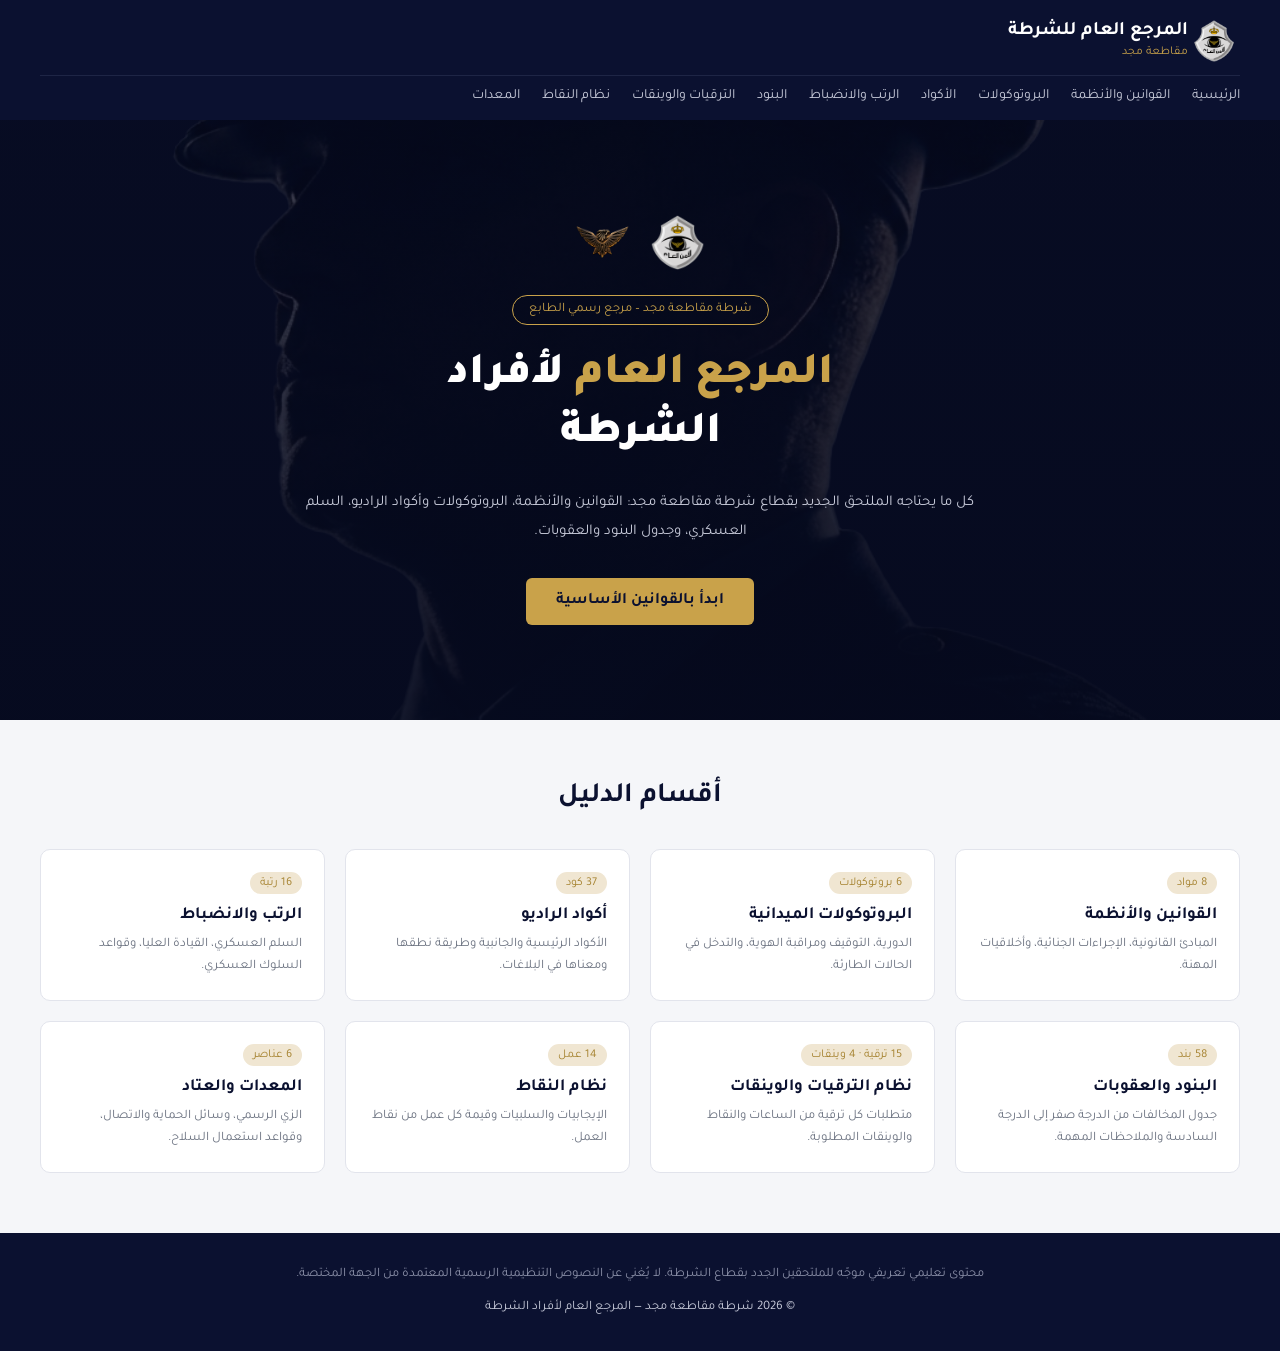
<file: index.html>
<!DOCTYPE html>
<html lang="ar" dir="rtl">
<head>
  <meta charset="UTF-8">
  <meta name="viewport" content="width=device-width, initial-scale=1.0">
  <title>المرجع العام | شرطة مقاطعة مجد</title>
  <link rel="preconnect" href="https://fonts.googleapis.com">
  <link href="https://fonts.googleapis.com/css2?family=Tajawal:wght@400;500;700;900&display=swap" rel="stylesheet">
  <link rel="stylesheet" href="style.css">
</head>
<body class="dark-page" dir="rtl">
  <div id="progress-bar-container"><div id="progress-bar"></div></div>

 <!-- الشريط العلوي -->
 <header class="top-header">
  <div class="header-inner">
  <a href="index.html"><img src="images/police.png" alt="شعار الأمن العام" class="badge-icon"></a>
    <div class="site-title">
  <h1>المرجع العام للشرطة</h1>
  <span>مقاطعة مجد</span>
</div>

</div>

      <nav class="main-nav">
  <a href="index.html">الرئيسية</a>
  <a href="laws.html">القوانين والأنظمة</a>
  <a href="protocols.html">البروتوكولات</a>
  <a href="codes.html">الأكواد</a>
  <a href="ranks.html">الرتب والانضباط</a>
  <a href="penalties.html">البنود</a>
  <a href="promotions.html">الترقيات والوينقات</a>
  <a href="points.html">نظام النقاط</a>
  <a href="equipment.html">المعدات</a>
</nav>
    </div>
  </header>

  <!-- القسم الرئيسي -->
  <section class="hero">
  <div class="hero-content">
    <div class="hero-logos">
      <img src="images/police.png" alt="شعار الأمن العام" class="hero-logo">
      <img src="images/MJD.png" alt="شعار مقاطعة مجد" class="hero-logo">
    </div>

    <span class="hero-tag">شرطة مقاطعة مجد – مرجع رسمي الطابع</span>

    <h2>
      <span class="highlight">المرجع العام</span> لأفراد
      <br>
      الشرطة
    </h2>

    <p>
      كل ما يحتاجه الملتحق الجديد بقطاع شرطة مقاطعة مجد: القوانين والأنظمة، البروتوكولات
      وأكواد الراديو، السلم العسكري، وجدول البنود والعقوبات.
    </p>

    <a href="laws.html" class="hero-btn">ابدأ بالقوانين الأساسية</a>
  </div>
</section>

  <!-- أقسام الدليل -->
  <section class="sections-area" id="sections">
    <h2 class="section-title">أقسام الدليل</h2>

    <div class="cards-grid">
      <a href="laws.html" class="card">
        <span class="card-count">8 مواد</span>
        <h3>القوانين والأنظمة</h3>
        <p>المبادئ القانونية، الإجراءات الجنائية، وأخلاقيات المهنة.</p>
      </a>

      <a href="protocols.html" class="card">
        <span class="card-count">6 بروتوكولات</span>
        <h3>البروتوكولات الميدانية</h3>
        <p>الدورية، التوقيف ومراقبة الهوية، والتدخل في الحالات الطارئة.</p>
      </a>

      <a href="codes.html" class="card">
        <span class="card-count">37 كود</span>
        <h3>أكواد الراديو</h3>
        <p>الأكواد الرئيسية والجانبية وطريقة نطقها ومعناها في البلاغات.</p>
      </a>

      <a href="ranks.html" class="card">
        <span class="card-count">16 رتبة</span>
        <h3>الرتب والانضباط</h3>
        <p>السلم العسكري، القيادة العليا، وقواعد السلوك العسكري.</p>
      </a>

      <a href="penalties.html" class="card">
        <span class="card-count">58 بند</span>
        <h3>البنود والعقوبات</h3>
        <p>جدول المخالفات من الدرجة صفر إلى الدرجة السادسة والملاحظات المهمة.</p>
      </a>

      <a href="promotions.html" class="card">
        <span class="card-count">15 ترقية · 4 وينقات</span>
        <h3>نظام الترقيات والوينقات</h3>
        <p>متطلبات كل ترقية من الساعات والنقاط والوينقات المطلوبة.</p>
      </a>

      <a href="points.html" class="card">
        <span class="card-count">14 عمل</span>
        <h3>نظام النقاط</h3>
        <p>الإيجابيات والسلبيات وقيمة كل عمل من نقاط العمل.</p>
      </a>

      <a href="equipment.html" class="card">
        <span class="card-count">6 عناصر</span>
        <h3>المعدات والعتاد</h3>
        <p>الزي الرسمي، وسائل الحماية والاتصال، وقواعد استعمال السلاح.</p>
      </a>
    </div>
  </section>

  <!-- التذييل -->
  <footer class="site-footer">
    <p>محتوى تعليمي تعريفي موجّه للملتحقين الجدد بقطاع الشرطة. لا يُغني عن النصوص التنظيمية الرسمية المعتمدة من الجهة المختصة.</p>
    <p class="copyright">© 2026 شرطة مقاطعة مجد — المرجع العام لأفراد الشرطة</p>
  </footer>

<script src="script.js"></script>

</body>
</html>
</file>
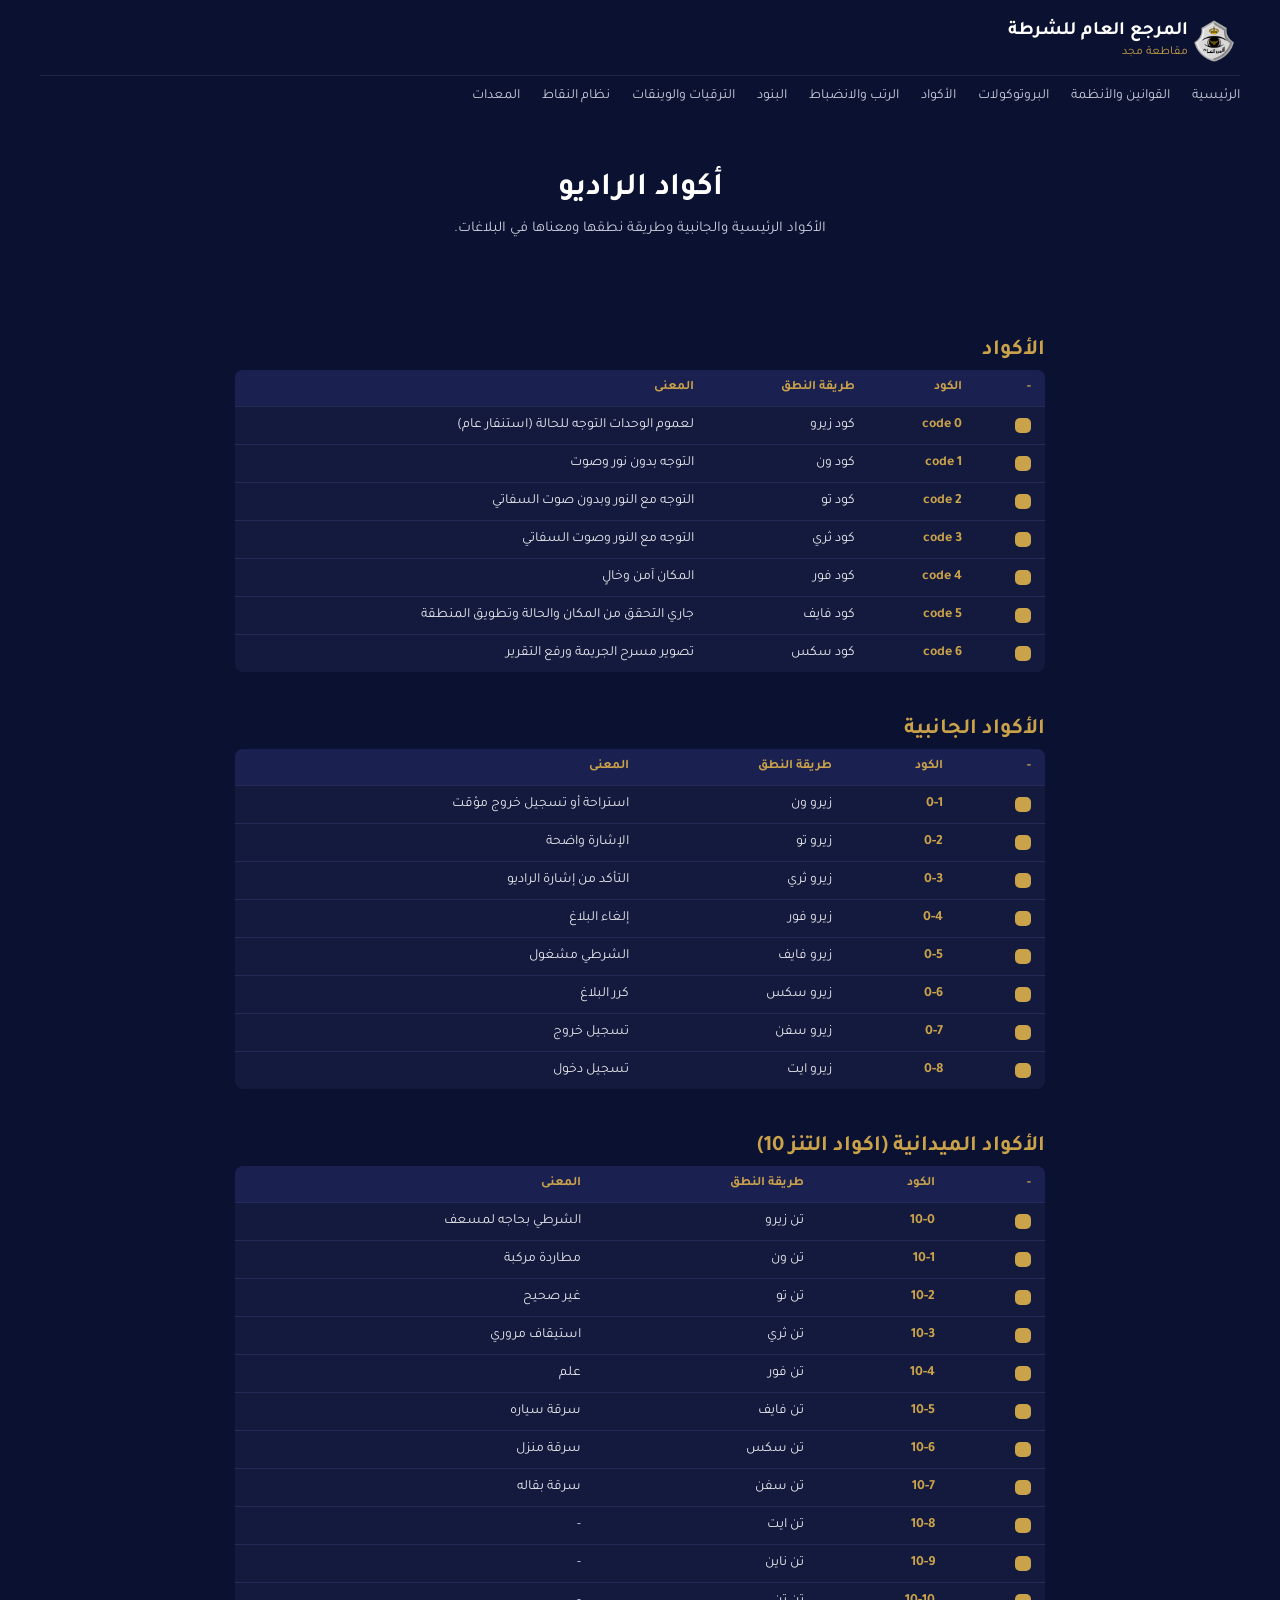
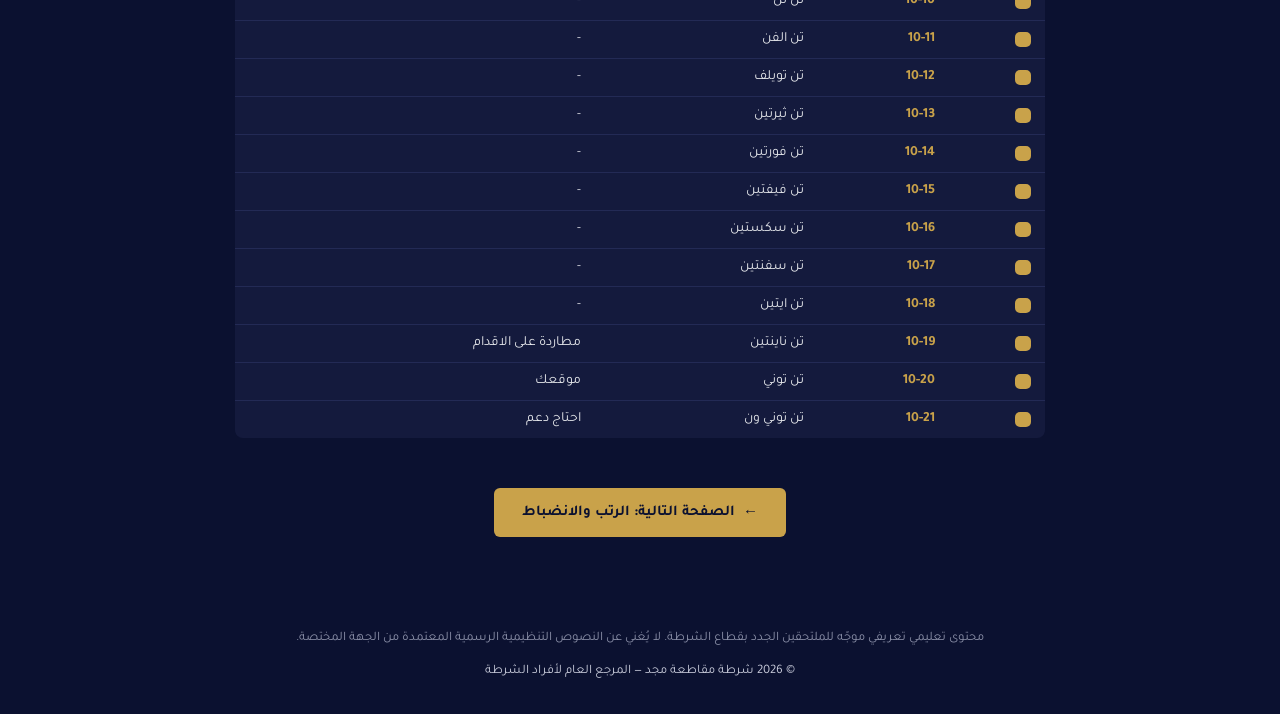
<file: codes.html>
<!DOCTYPE html>
<html lang="ar" dir="rtl">
<head>
  <meta charset="UTF-8">
  <meta name="viewport" content="width=device-width, initial-scale=1.0">
  <title>أكواد الراديو | المرجع العام للشرطة</title>
  <link rel="preconnect" href="https://fonts.googleapis.com">
  <link href="https://fonts.googleapis.com/css2?family=Tajawal:wght@400;500;700;900&display=swap" rel="stylesheet">
  <link rel="stylesheet" href="style.css">
</head>
<body class="dark-page">
  <div id="progress-bar-container"><div id="progress-bar"></div></div>

 <!-- الشريط العلوي -->
  <header class="top-header">
  <div class="header-inner">
  <a href="index.html"><img src="images/police.png" alt="شعار الأمن العام" class="badge-icon"></a>
    <div class="site-title">
  <h1>المرجع العام للشرطة</h1>
  <span>مقاطعة مجد</span>
</div>

</div>

    <nav class="main-nav">
  <a href="index.html">الرئيسية</a>
  <a href="laws.html">القوانين والأنظمة</a>
  <a href="protocols.html">البروتوكولات</a>
  <a href="codes.html">الأكواد</a>
  <a href="ranks.html">الرتب والانضباط</a>
  <a href="penalties.html">البنود</a>
  <a href="promotions.html">الترقيات والوينقات</a>
  <a href="points.html">نظام النقاط</a>
  <a href="equipment.html">المعدات</a>
</nav>
  </div>
</header>

  <section class="page-header">
    <h1>أكواد الراديو</h1>
    <p>الأكواد الرئيسية والجانبية وطريقة نطقها ومعناها في البلاغات.</p>
  </section>

  <main class="page-content">

  <div class="law-group">
    <h2>الأكواد</h2>
    <table class="codes-table">
      <thead>
        <tr><th>-</th><th>الكود</th><th>طريقة النطق</th><th>المعنى</th></tr>
      </thead>
      <tbody>
        <tr><td><span class="code-number-badge"></span></td><td class="code-name">code 0</td><td>كود زيرو</td><td>لعموم الوحدات التوجه للحالة (استنفار عام)</td></tr>
        <tr><td><span class="code-number-badge"></span></td><td class="code-name">code 1</td><td>كود ون</td><td>	التوجه بدون نور وصوت</td></tr>
        <tr><td><span class="code-number-badge"></span></td><td class="code-name">code 2</td><td>كود تو</td><td>التوجه مع النور وبدون صوت السفاتي</td></tr>
        <tr><td><span class="code-number-badge"></span></td><td class="code-name">code 3</td><td>كود ثري</td><td>التوجه مع النور وصوت السفاتي</td></tr>
        <tr><td><span class="code-number-badge"></span></td><td class="code-name">code 4</td><td>كود فور</td><td>المكان آمن وخالٍ</td></tr>
        <tr><td><span class="code-number-badge"></span></td><td class="code-name">code 5</td><td>كود فايف</td><td>جاري التحقق من المكان والحالة وتطويق المنطقة</td></tr>
        <tr><td><span class="code-number-badge"></span></td><td class="code-name">code 6</td><td>كود سكس</td><td>تصوير مسرح الجريمة ورفع التقرير</td></tr>
      </tbody>
    </table>
  </div>

  <div class="law-group">
    <h2>الأكواد الجانبية</h2>
    <table class="codes-table">
      <thead>
        <tr><th>-</th><th>الكود</th><th>طريقة النطق</th><th>المعنى</th></tr>
      </thead>
      <tbody>
        <tr><td><span class="code-number-badge"></span></td><td class="code-name">0-1</td><td>زيرو ون</td><td>استراحة أو تسجيل خروج مؤقت</td></tr>
        <tr><td><span class="code-number-badge"></span></td><td class="code-name">0-2</td><td>زيرو تو</td><td>الإشارة واضحة</td></tr>
        <tr><td><span class="code-number-badge"></span></td><td class="code-name">0-3</td><td>زيرو ثري</td><td>التأكد من إشارة الراديو</td></tr>
        <tr><td><span class="code-number-badge"></span></td><td class="code-name">0-4</td><td>زيرو فور</td><td>إلغاء البلاغ</td></tr>
        <tr><td><span class="code-number-badge"></span></td><td class="code-name">0-5</td><td>زيرو فايف</td><td>الشرطي مشغول</td></tr>
         <tr><td><span class="code-number-badge"></span></td><td class="code-name">0-6</td><td>زيرو سكس</td><td>كرر البلاغ</td></tr>
          <tr><td><span class="code-number-badge"></span></td><td class="code-name">0-7</td><td>زيرو سفن</td><td>تسجيل خروج</td></tr>
           <tr><td><span class="code-number-badge"></span></td><td class="code-name">0-8</td><td>زيرو ايت</td><td>تسجيل دخول</td></tr>
      </tbody>
    </table>
  </div>

 <div class="law-group">
    <h2>الأكواد الميدانية (اكواد التنز 10)</h2>
    <table class="codes-table">
      <thead>
        <tr><th>-</th><th>الكود</th><th>طريقة النطق</th><th>المعنى</th></tr>
      </thead>
      <tbody>
        <tr><td><span class="code-number-badge"></span></td><td class="code-name">10-0</td><td>تن زيرو</td><td>الشرطي بحاجه لمسعف</td></tr>
        <tr><td><span class="code-number-badge"></span></td><td class="code-name">10-1</td><td>تن ون</td><td>مطاردة مركبة</td></tr>
        <tr><td><span class="code-number-badge"></span></td><td class="code-name">10-2</td><td>تن تو</td><td>غير صحيح</td></tr>
        <tr><td><span class="code-number-badge"></span></td><td class="code-name">10-3</td><td>تن ثري</td><td>استيقاف مروري</td></tr>
        <tr><td><span class="code-number-badge"></span></td><td class="code-name">10-4</td><td>تن فور</td><td>علم</td></tr>
         <tr><td><span class="code-number-badge"></span></td><td class="code-name">10-5</td><td>تن فايف</td><td>سرقة سياره</td></tr>
          <tr><td><span class="code-number-badge"></span></td><td class="code-name">10-6</td><td>تن سكس</td><td>سرقة منزل</td></tr>
           <tr><td><span class="code-number-badge"></span></td><td class="code-name">10-7</td><td>تن سفن</td><td>سرقة بقاله</td></tr>
           <tr><td><span class="code-number-badge"></span></td><td class="code-name">10-8</td><td>تن ايت</td><td>-</td></tr>
           <tr><td><span class="code-number-badge"></span></td><td class="code-name">10-9</td><td>تن ناين</td><td>-</td></tr>
           <tr><td><span class="code-number-badge"></span></td><td class="code-name">10-10</td><td>تن تن</td><td>-</td></tr>
           <tr><td><span class="code-number-badge"></span></td><td class="code-name">10-11</td><td>تن الفن</td><td>-</td></tr>
           <tr><td><span class="code-number-badge"></span></td><td class="code-name">10-12</td><td>تن تويلف</td><td>-</td></tr>
           <tr><td><span class="code-number-badge"></span></td><td class="code-name">10-13</td><td>تن ثيرتين</td><td>-</td></tr>
           <tr><td><span class="code-number-badge"></span></td><td class="code-name">10-14</td><td>تن فورتين</td><td>-</td></tr>
           <tr><td><span class="code-number-badge"></span></td><td class="code-name">10-15</td><td>تن فيفتين</td><td>-</td></tr>
           <tr><td><span class="code-number-badge"></span></td><td class="code-name">10-16</td><td>تن سكستين</td><td>-</td></tr>
           <tr><td><span class="code-number-badge"></span></td><td class="code-name">10-17</td><td>تن سفنتين</td><td>-</td></tr>
           <tr><td><span class="code-number-badge"></span></td><td class="code-name">10-18</td><td>تن ايتين</td><td>-</td></tr>
           <tr><td><span class="code-number-badge"></span></td><td class="code-name">10-19</td><td>تن ناينتين</td><td>مطاردة على الاقدام</td></tr>
           <tr><td><span class="code-number-badge"></span></td><td class="code-name">10-20</td><td>تن توني</td><td>موقعك</td></tr>
           <tr><td><span class="code-number-badge"></span></td><td class="code-name">10-21</td><td>تن توني ون</td><td>احتاج دعم</td></tr>
      </tbody>
    </table>
  </div>
  <div class="next-nav">
  <a href="ranks.html" class="next-btn"><span>←</span> الصفحة التالية: الرتب والانضباط</a>
</div>

</main>

  <footer class="site-footer">
    <p>محتوى تعليمي تعريفي موجّه للملتحقين الجدد بقطاع الشرطة. لا يُغني عن النصوص التنظيمية الرسمية المعتمدة من الجهة المختصة.</p>
    <p class="copyright">© 2026 شرطة مقاطعة مجد — المرجع العام لأفراد الشرطة</p>
  </footer>

<script src="script.js"></script>

</body>
</html>
</file>
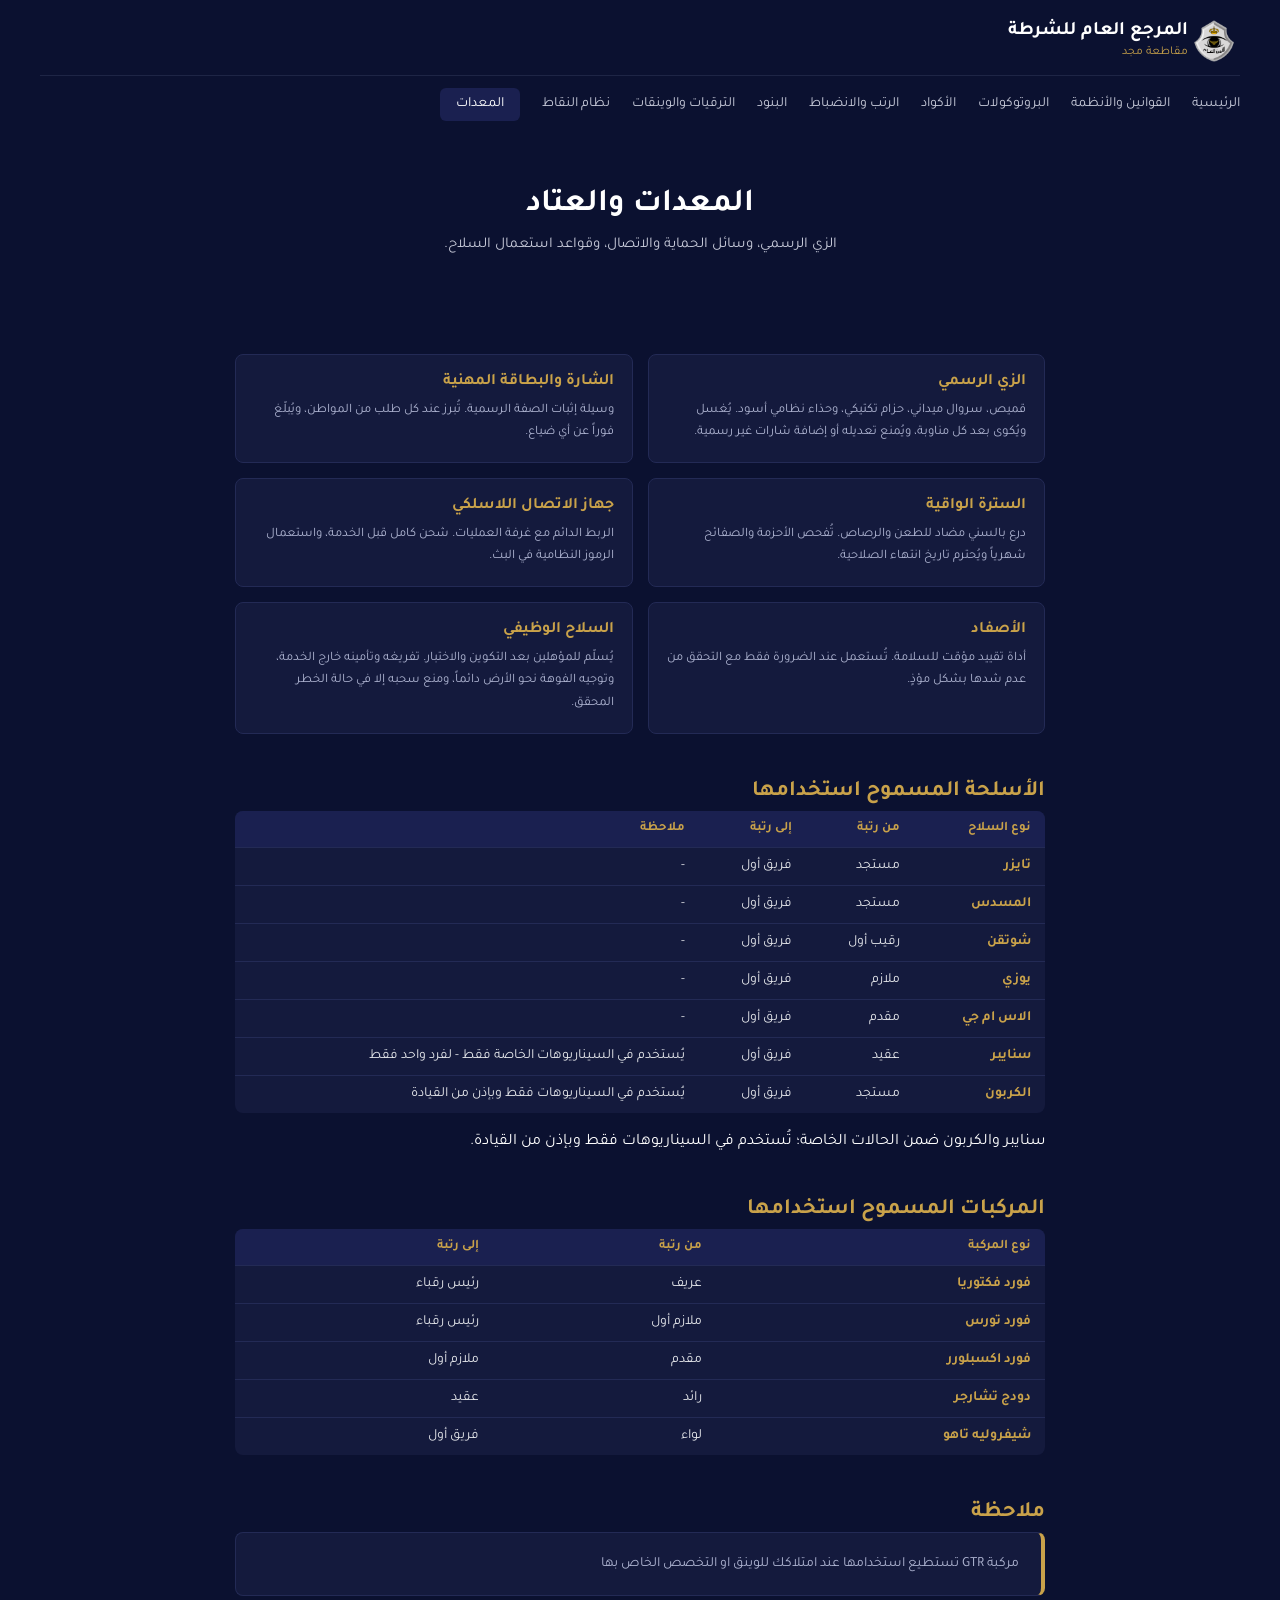
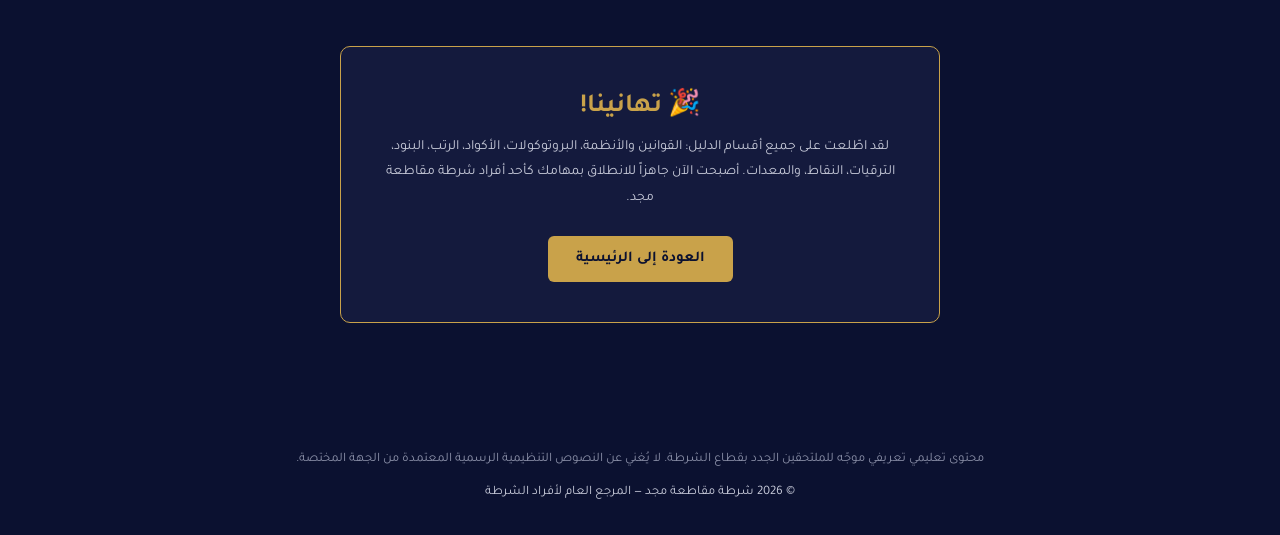
<file: equipment.html>
<!DOCTYPE html>
<html lang="ar" dir="rtl">
<head>
  <meta charset="UTF-8">
  <meta name="viewport" content="width=device-width, initial-scale=1.0">
  <title>المعدات والعتاد | المرجع العام للشرطة</title>
  <link rel="preconnect" href="https://fonts.googleapis.com">
  <link href="https://fonts.googleapis.com/css2?family=Tajawal:wght@400;500;700;900&display=swap" rel="stylesheet">
  <link rel="stylesheet" href="style.css">
</head>
<body class="dark-page">
  <div id="progress-bar-container"><div id="progress-bar"></div></div>

<!-- الشريط العلوي -->
  <header class="top-header">
  <div class="header-inner">
  <a href="index.html"><img src="images/police.png" alt="شعار الأمن العام" class="badge-icon"></a>
    <div class="site-title">
  <h1>المرجع العام للشرطة</h1>
  <span>مقاطعة مجد</span>
</div>

</div>

      <nav class="main-nav">
        <a href="index.html">الرئيسية</a>
        <a href="laws.html">القوانين والأنظمة</a>
        <a href="protocols.html">البروتوكولات</a>
        <a href="codes.html">الأكواد</a>
        <a href="ranks.html">الرتب والانضباط</a>
        <a href="penalties.html">البنود</a>
        <a href="promotions.html">الترقيات والوينقات</a>
        <a href="points.html">نظام النقاط</a>
        <a href="equipment.html" class="nav-active">المعدات</a>
      </nav>
    </div>
  </header>

  <section class="page-header">
    <h1>المعدات والعتاد</h1>
    <p>الزي الرسمي، وسائل الحماية والاتصال، وقواعد استعمال السلاح.</p>
  </section>

  <main class="page-content">

    <div class="law-group">
      <div class="info-grid">
        <div class="info-card">
          <h3>الزي الرسمي</h3>
          <p>قميص، سروال ميداني، حزام تكتيكي، وحذاء نظامي أسود. يُغسل ويُكوى بعد كل مناوبة، ويُمنع تعديله أو إضافة شارات غير رسمية.</p>
        </div>
        <div class="info-card">
          <h3>الشارة والبطاقة المهنية</h3>
          <p>وسيلة إثبات الصفة الرسمية. تُبرز عند كل طلب من المواطن، ويُبلّغ فوراً عن أي ضياع.</p>
        </div>
        <div class="info-card">
          <h3>السترة الواقية</h3>
          <p>درع بالسني مضاد للطعن والرصاص. تُفحص الأحزمة والصفائح شهرياً ويُحترم تاريخ انتهاء الصلاحية.</p>
        </div>
        <div class="info-card">
          <h3>جهاز الاتصال اللاسلكي</h3>
          <p>الربط الدائم مع غرفة العمليات. شحن كامل قبل الخدمة، واستعمال الرموز النظامية في البث.</p>
        </div>
        <div class="info-card">
          <h3>الأصفاد</h3>
          <p>أداة تقييد مؤقت للسلامة. تُستعمل عند الضرورة فقط مع التحقق من عدم شدها بشكل مؤذٍ.</p>
        </div>
        <div class="info-card">
          <h3>السلاح الوظيفي</h3>
          <p>يُسلّم للمؤهلين بعد التكوين والاختبار. تفريغه وتأمينه خارج الخدمة، وتوجيه الفوهة نحو الأرض دائماً، ومنع سحبه إلا في حالة الخطر المحقق.</p>
        </div>
      </div>
    </div>

    <div class="law-group">
      <h2>الأسلحة المسموح استخدامها</h2>
      <table class="codes-table">
        <thead><tr><th>نوع السلاح</th><th>من رتبة</th><th>إلى رتبة</th><th>ملاحظة</th></tr></thead>
        <tbody>
          <tr><td class="code-name">تايزر</td><td>مستجد</td><td>فريق أول</td><td>-</td></tr>
          <tr><td class="code-name">المسدس </td><td>مستجد</td><td>فريق أول</td><td>-</td></tr>
          <tr><td class="code-name">شوتقن</td><td>رقيب أول</td><td>فريق أول</td><td>-</td></tr>
          <tr><td class="code-name">يوزي</td><td>ملازم</td><td>فريق أول</td><td>-</td></tr>
          <tr><td class="code-name">الاس ام جي</td><td>مقدم</td><td>فريق أول</td><td>-</td></tr>
          <tr><td class="code-name">سنايبر</td><td>عقيد</td><td>فريق أول</td><td>يُستخدم في السيناريوهات الخاصة فقط - لفرد واحد فقط</td></tr>
          <tr><td class="code-name">الكربون</td><td>مستجد</td><td>فريق أول</td><td>يُستخدم في السيناريوهات فقط وبإذن من القيادة</td></tr>
        </tbody>
      </table>
      <p style="color: #ffffff;">سنايبر والكربون ضمن الحالات الخاصة؛ تُستخدم في السيناريوهات فقط وبإذن من القيادة.</p>
    </div>

    <div class="law-group">
      <h2>المركبات المسموح استخدامها</h2>
      <table class="codes-table">
        <thead><tr><th>نوع المركبة</th><th>من رتبة</th><th>إلى رتبة</th></tr></thead>
        <tbody>
          <tr><td class="code-name">فورد فكتوريا</td><td>عريف</td><td>رئيس رقباء</td></tr>
          <tr><td class="code-name">فورد تورس</td><td>ملازم أول</td><td>رئيس رقباء</td></tr>
          <tr><td class="code-name">فورد اكسبلورر</td><td>مقدم</td><td>ملازم أول</td></tr>
          <tr><td class="code-name">دودج تشارجر</td><td>رائد</td><td>عقيد</td></tr>
          <tr><td class="code-name">شيفروليه تاهو</td><td>لواء</td><td>فريق أول</td></tr>
        </tbody>
      </table>
    </div>
     <div class="law-group">
      <h2>ملاحظة</h2>
      <div class="article-card"> 
        <p> مركبة GTR تستطيع استخدامها عند امتلاكك للوينق او التخصص الخاص بها </p>
      </div>
      <div class="congrats-box">
  <h2>🎉 تهانينا!</h2>
  <p>لقد اطّلعت على جميع أقسام الدليل: القوانين والأنظمة، البروتوكولات، الأكواد، الرتب، البنود، الترقيات، النقاط، والمعدات. أصبحت الآن جاهزاً للانطلاق بمهامك كأحد أفراد شرطة مقاطعة مجد.</p>
  <a href="index.html" class="next-btn">العودة إلى الرئيسية</a>
</div>

  </main>

  <footer class="site-footer">
    <p>محتوى تعليمي تعريفي موجّه للملتحقين الجدد بقطاع الشرطة. لا يُغني عن النصوص التنظيمية الرسمية المعتمدة من الجهة المختصة.</p>
    <p class="copyright">© 2026 شرطة مقاطعة مجد — المرجع العام لأفراد الشرطة</p>
  </footer>

<script src="script.js"></script>

</body>
</html>
</file>
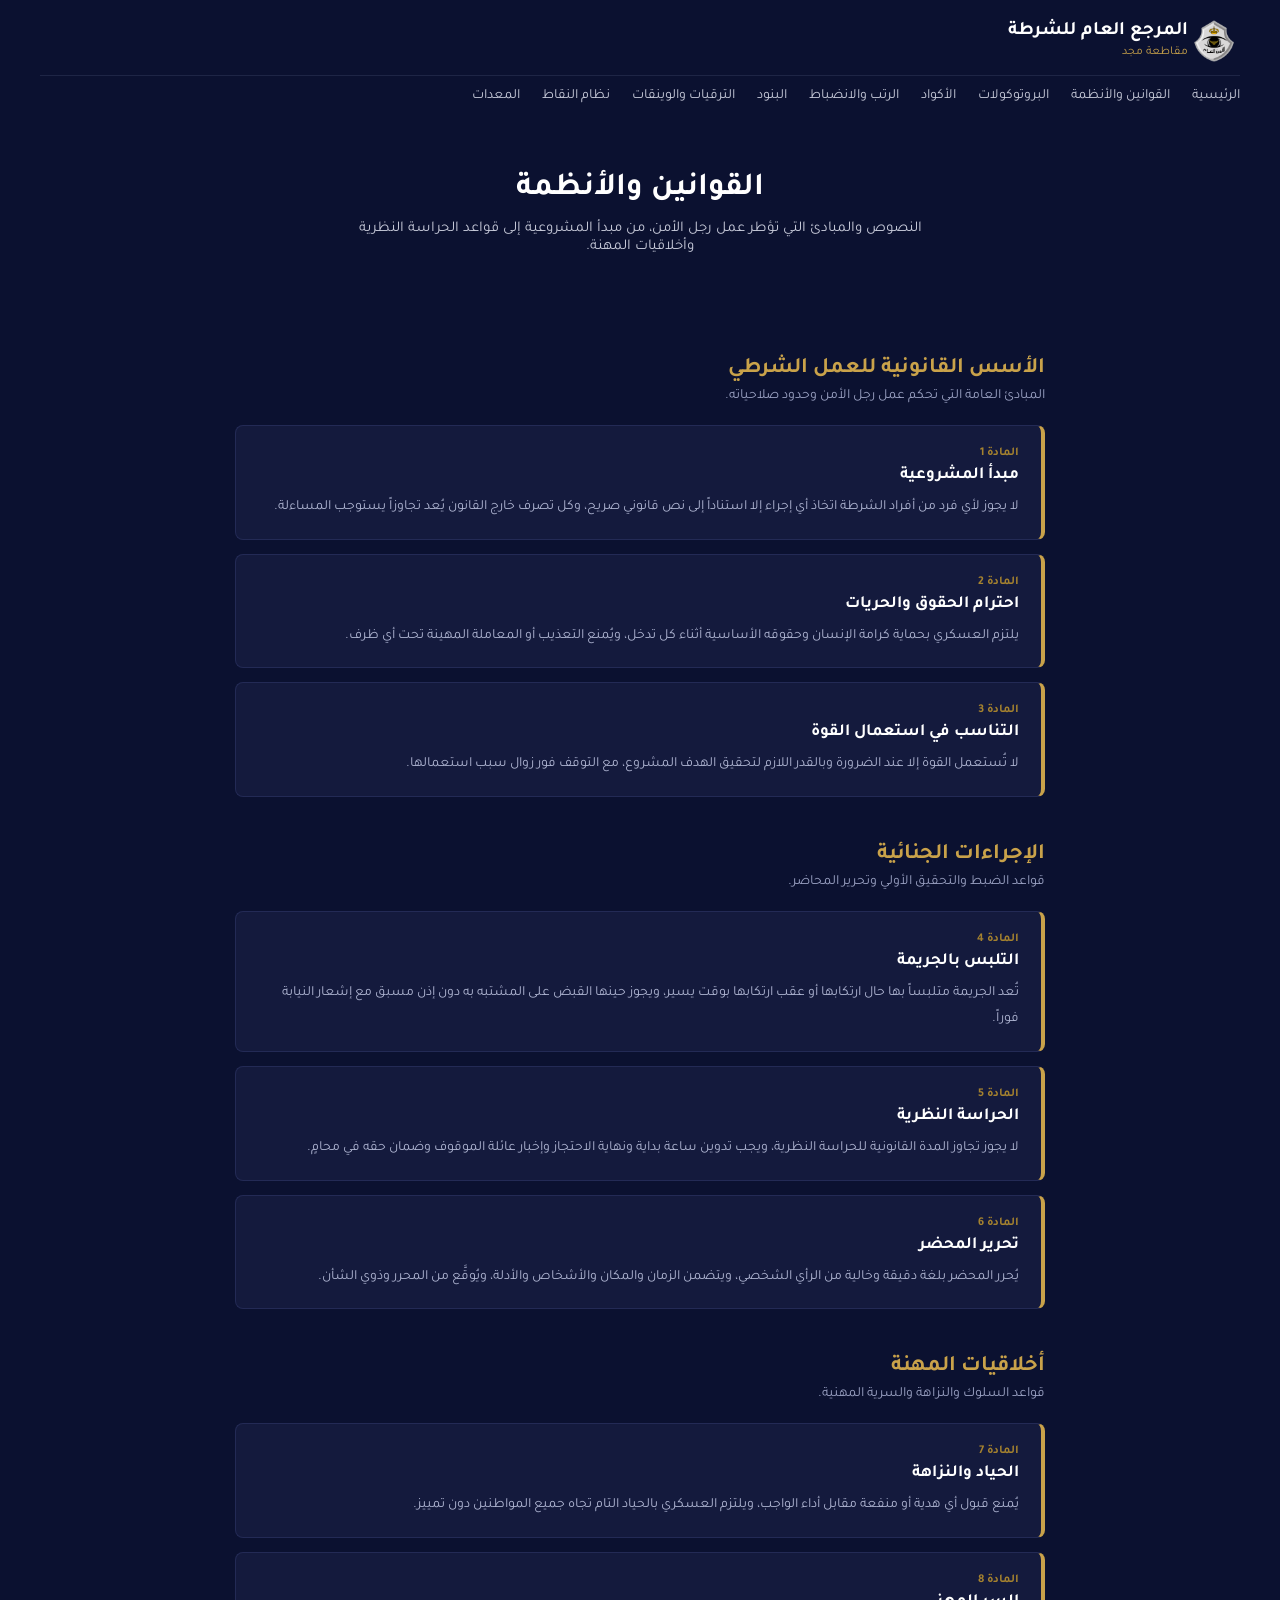
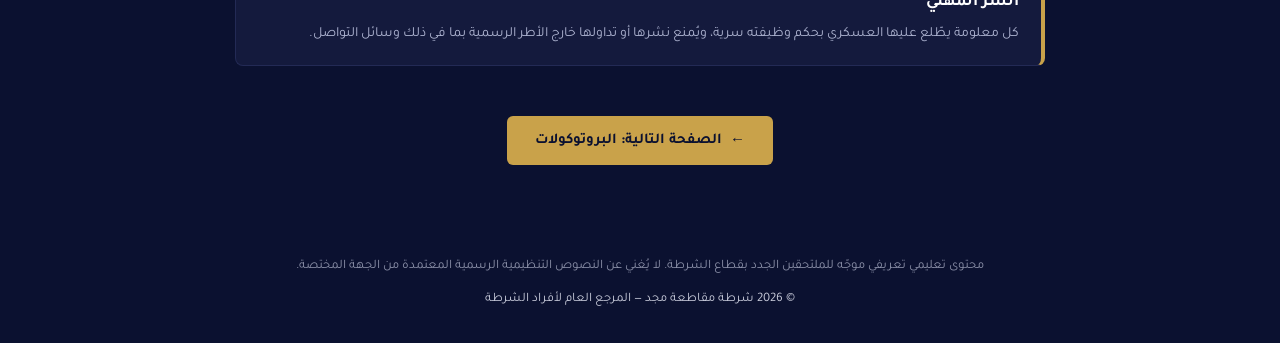
<file: laws.html>
<!DOCTYPE html>
<html lang="ar" dir="rtl">
<head>
  <meta charset="UTF-8">
  <meta name="viewport" content="width=device-width, initial-scale=1.0">
  <title>القوانين والأنظمة | المرجع العام للشرطة</title>
  <link rel="preconnect" href="https://fonts.googleapis.com">
  <link href="https://fonts.googleapis.com/css2?family=Tajawal:wght@400;500;700;900&display=swap" rel="stylesheet">
  <link rel="stylesheet" href="style.css">
</head>
<body class="dark-page">
  <div id="progress-bar-container"><div id="progress-bar"></div></div>

 <!-- الشريط العلوي -->
 <header class="top-header">
  <div class="header-inner">
  <a href="index.html"><img src="images/police.png" alt="شعار الأمن العام" class="badge-icon"></a>
    <div class="site-title">
  <h1>المرجع العام للشرطة</h1>
  <span>مقاطعة مجد</span>
</div>

</div>


    <nav class="main-nav">
  <a href="index.html">الرئيسية</a>
  <a href="laws.html">القوانين والأنظمة</a>
  <a href="protocols.html">البروتوكولات</a>
  <a href="codes.html">الأكواد</a>
  <a href="ranks.html">الرتب والانضباط</a>
  <a href="penalties.html">البنود</a>
  <a href="promotions.html">الترقيات والوينقات</a>
  <a href="points.html">نظام النقاط</a>
  <a href="equipment.html">المعدات</a>
</nav>
  </div>
</header>

  <!-- ترويسة الصفحة الداخلية -->
  <section class="page-header">
    <h1>القوانين والأنظمة</h1>
    <p>النصوص والمبادئ التي تؤطر عمل رجل الأمن، من مبدأ المشروعية إلى قواعد الحراسة النظرية وأخلاقيات المهنة.</p>
  </section>

  <!-- محتوى الصفحة -->
  <main class="page-content">

    <!-- مجموعة 1 -->
    <div class="law-group">
      <h2>الأسس القانونية للعمل الشرطي</h2>
      <p class="group-desc">المبادئ العامة التي تحكم عمل رجل الأمن وحدود صلاحياته.</p>

      <div class="article-card">
        <span class="article-num">المادة 1</span>
        <h3>مبدأ المشروعية</h3>
        <p>لا يجوز لأي فرد من أفراد الشرطة اتخاذ أي إجراء إلا استناداً إلى نص قانوني صريح، وكل تصرف خارج القانون يُعد تجاوزاً يستوجب المساءلة.</p>
      </div>

      <div class="article-card">
        <span class="article-num">المادة 2</span>
        <h3>احترام الحقوق والحريات</h3>
        <p>يلتزم العسكري بحماية كرامة الإنسان وحقوقه الأساسية أثناء كل تدخل، ويُمنع التعذيب أو المعاملة المهينة تحت أي ظرف.</p>
      </div>

      <div class="article-card">
        <span class="article-num">المادة 3</span>
        <h3>التناسب في استعمال القوة</h3>
        <p>لا تُستعمل القوة إلا عند الضرورة وبالقدر اللازم لتحقيق الهدف المشروع، مع التوقف فور زوال سبب استعمالها.</p>
      </div>
    </div>

    <!-- مجموعة 2 -->
    <div class="law-group">
      <h2>الإجراءات الجنائية</h2>
      <p class="group-desc">قواعد الضبط والتحقيق الأولي وتحرير المحاضر.</p>

      <div class="article-card">
        <span class="article-num">المادة 4</span>
        <h3>التلبس بالجريمة</h3>
        <p>تُعد الجريمة متلبساً بها حال ارتكابها أو عقب ارتكابها بوقت يسير، ويجوز حينها القبض على المشتبه به دون إذن مسبق مع إشعار النيابة فوراً.</p>
      </div>

      <div class="article-card">
        <span class="article-num">المادة 5</span>
        <h3>الحراسة النظرية</h3>
        <p>لا يجوز تجاوز المدة القانونية للحراسة النظرية، ويجب تدوين ساعة بداية ونهاية الاحتجاز وإخبار عائلة الموقوف وضمان حقه في محامٍ.</p>
      </div>

      <div class="article-card">
        <span class="article-num">المادة 6</span>
        <h3>تحرير المحضر</h3>
        <p>يُحرر المحضر بلغة دقيقة وخالية من الرأي الشخصي، ويتضمن الزمان والمكان والأشخاص والأدلة، ويُوقَّع من المحرر وذوي الشأن.</p>
      </div>
    </div>

    <!-- مجموعة 3 -->
    <div class="law-group">
      <h2>أخلاقيات المهنة</h2>
      <p class="group-desc">قواعد السلوك والنزاهة والسرية المهنية.</p>

      <div class="article-card">
        <span class="article-num">المادة 7</span>
        <h3>الحياد والنزاهة</h3>
        <p>يُمنع قبول أي هدية أو منفعة مقابل أداء الواجب، ويلتزم العسكري بالحياد التام تجاه جميع المواطنين دون تمييز.</p>
      </div>

      <div class="article-card">
        <span class="article-num">المادة 8</span>
        <h3>السر المهني</h3>
        <p>كل معلومة يطّلع عليها العسكري بحكم وظيفته سرية، ويُمنع نشرها أو تداولها خارج الأطر الرسمية بما في ذلك وسائل التواصل.</p>
      </div>
    </div>
    <div class="next-nav">
  <a href="protocols.html" class="next-btn"><span>←</span> الصفحة التالية: البروتوكولات</a>
</div>

  </main>

  <!-- التذييل -->
  <footer class="site-footer">
    <p>محتوى تعليمي تعريفي موجّه للملتحقين الجدد بقطاع الشرطة. لا يُغني عن النصوص التنظيمية الرسمية المعتمدة من الجهة المختصة.</p>
    <p class="copyright">© 2026 شرطة مقاطعة مجد — المرجع العام لأفراد الشرطة</p>
  </footer>

<script src="script.js"></script>

</body>
</html>
</file>
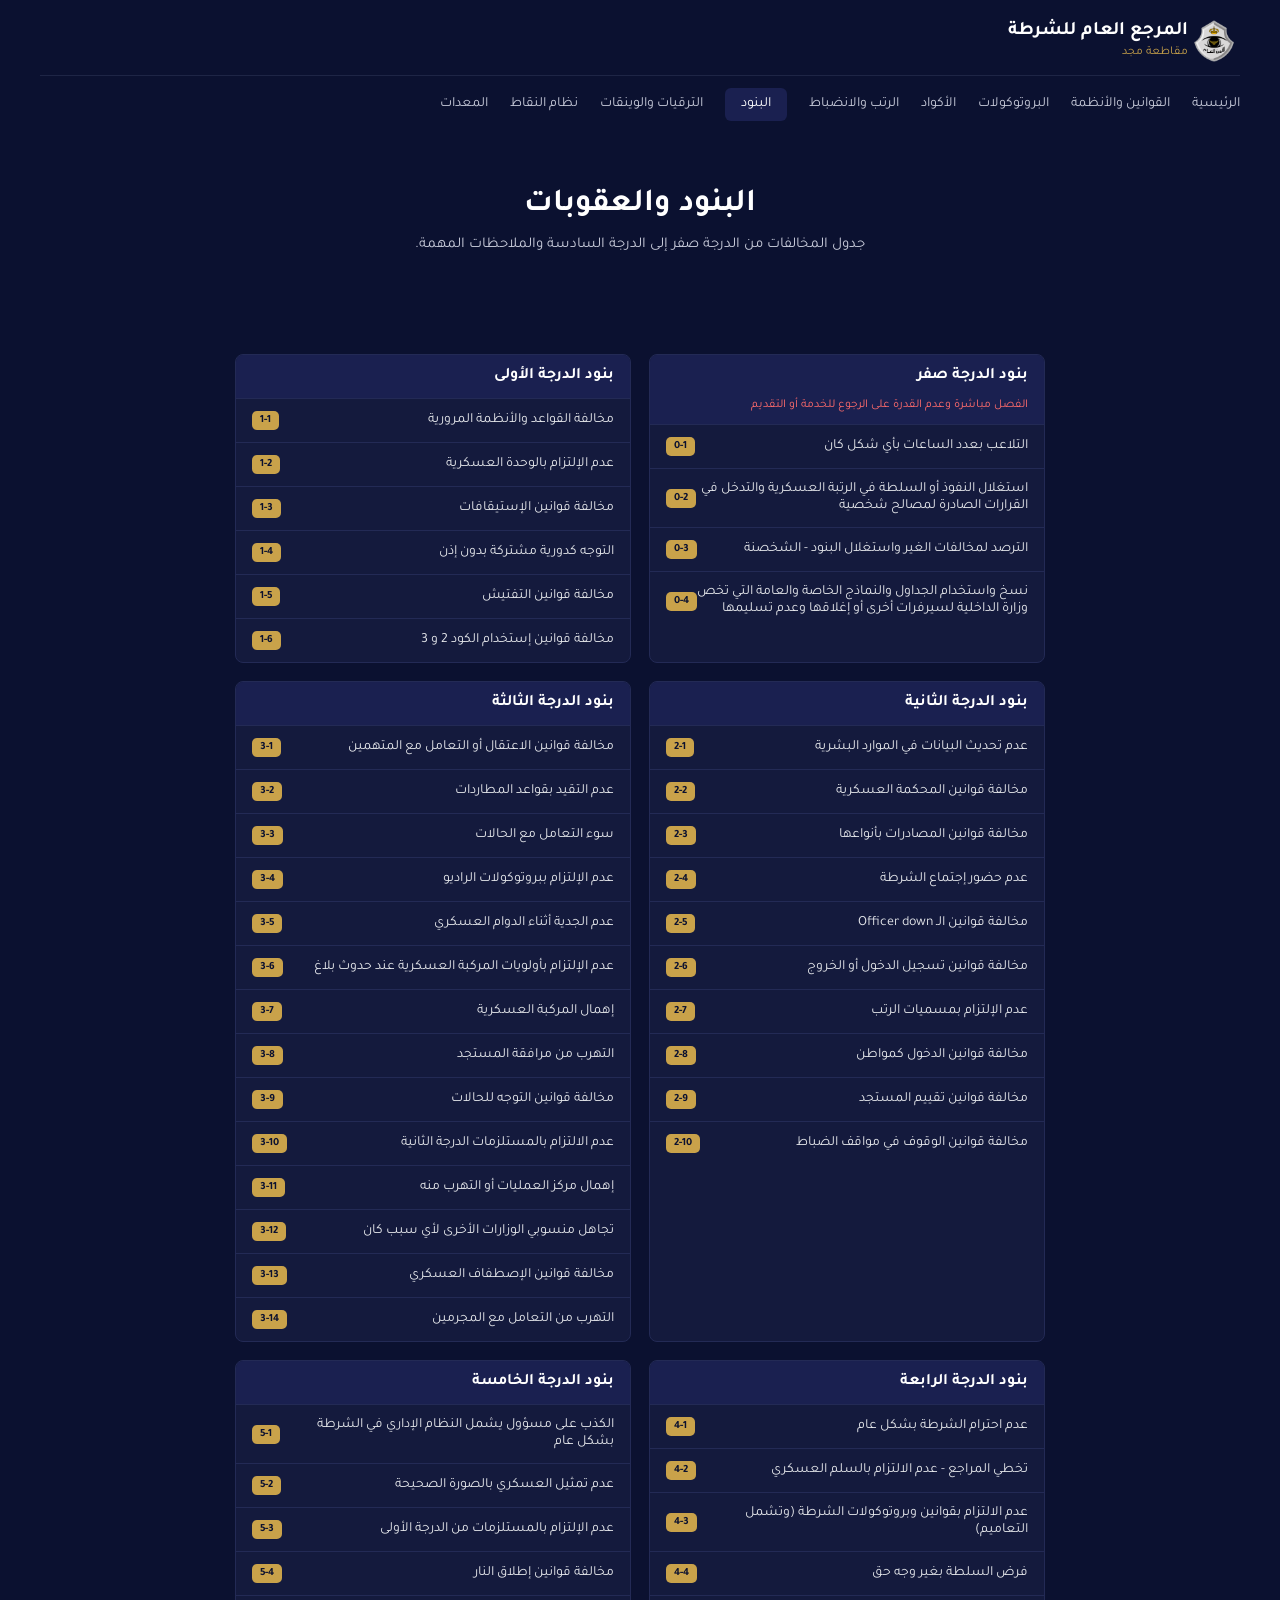
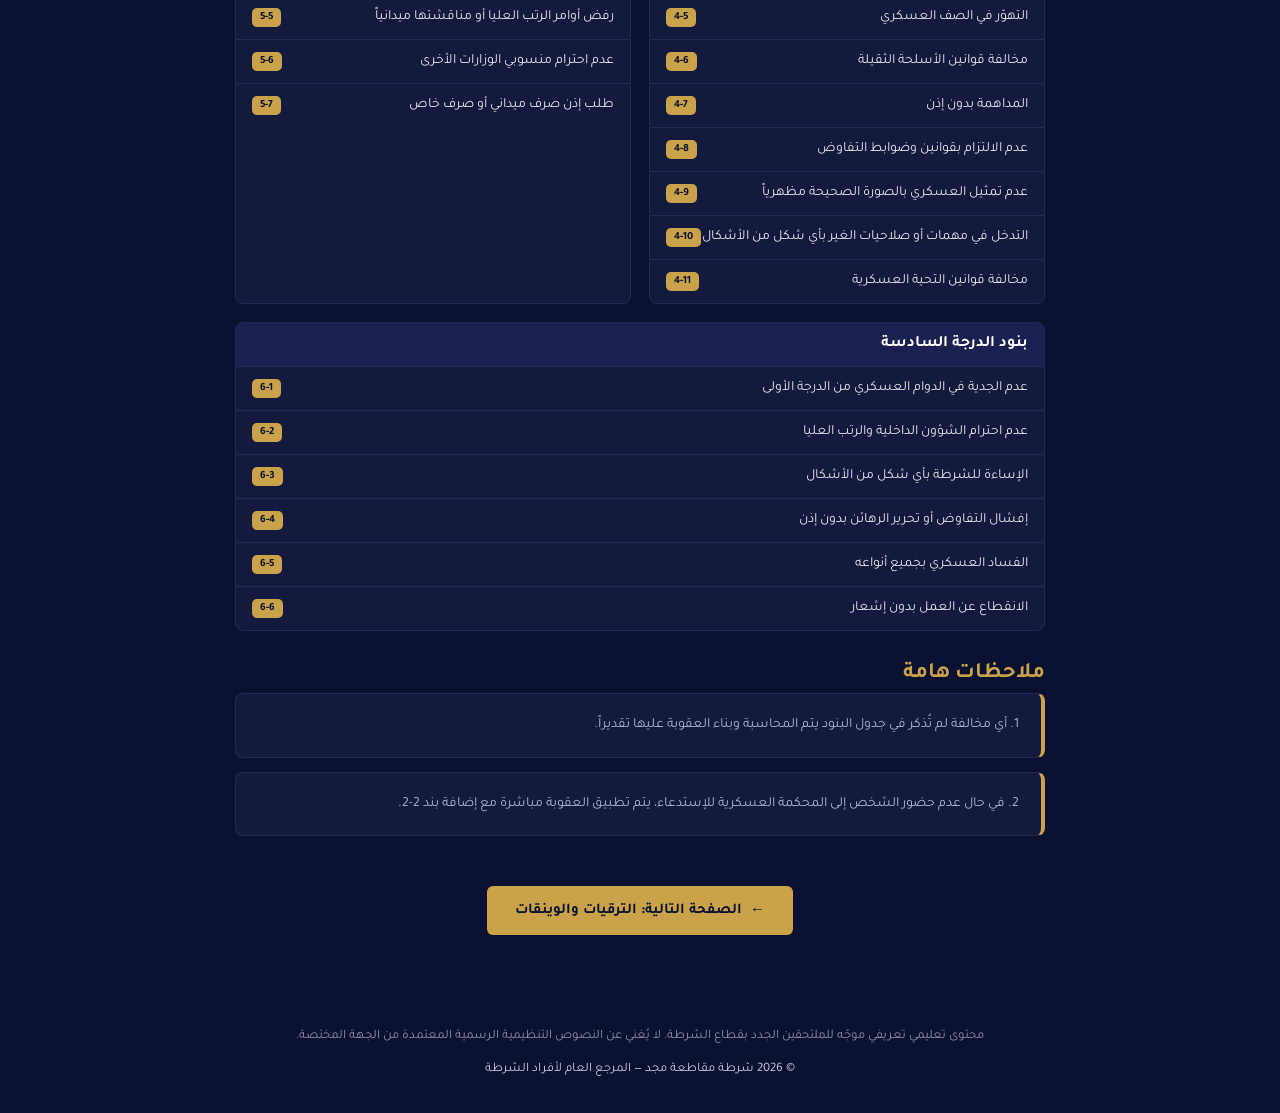
<file: penalties.html>
<!DOCTYPE html>
<html lang="ar" dir="rtl">
<head>
  <meta charset="UTF-8">
  <meta name="viewport" content="width=device-width, initial-scale=1.0">
  <title>البنود والعقوبات | المرجع العام للشرطة</title>
  <link rel="preconnect" href="https://fonts.googleapis.com">
  <link href="https://fonts.googleapis.com/css2?family=Tajawal:wght@400;500;700;900&display=swap" rel="stylesheet">
  <link rel="stylesheet" href="style.css">
</head>
<body class="dark-page">
  <div id="progress-bar-container"><div id="progress-bar"></div></div>

<!-- الشريط العلوي -->
  <header class="top-header">
  <div class="header-inner">
  <a href="index.html"><img src="images/police.png" alt="شعار الأمن العام" class="badge-icon"></a>
    <div class="site-title">
  <h1>المرجع العام للشرطة</h1>
  <span>مقاطعة مجد</span>
</div>

</div>

      <nav class="main-nav">
        <a href="index.html">الرئيسية</a>
        <a href="laws.html">القوانين والأنظمة</a>
        <a href="protocols.html">البروتوكولات</a>
        <a href="codes.html">الأكواد</a>
        <a href="ranks.html">الرتب والانضباط</a>
        <a href="penalties.html" class="nav-active">البنود</a>
        <a href="promotions.html">الترقيات والوينقات</a>
        <a href="points.html">نظام النقاط</a>
        <a href="equipment.html">المعدات</a>
      </nav>
    </div>
  </header>

  <section class="page-header">
    <h1>البنود والعقوبات</h1>
    <p>جدول المخالفات من الدرجة صفر إلى الدرجة السادسة والملاحظات المهمة.</p>
  </section>

  <main class="page-content">

    <div class="penalty-grid">

      <div class="penalty-card">
        <div class="penalty-card-header">بنود الدرجة صفر</div>
        <div class="penalty-card-header critical">الفصل مباشرة وعدم القدرة على الرجوع للخدمة أو التقديم</div>
        <div class="penalty-row"><span>التلاعب بعدد الساعات بأي شكل كان</span><span class="penalty-num">0-1</span></div>
        <div class="penalty-row"><span>استغلال النفوذ أو السلطة في الرتبة العسكرية والتدخل في القرارات الصادرة لمصالح شخصية</span><span class="penalty-num">0-2</span></div>
        <div class="penalty-row"><span>الترصد لمخالفات الغير واستغلال البنود - الشخصنة</span><span class="penalty-num">0-3</span></div>
        <div class="penalty-row"><span>نسخ واستخدام الجداول والنماذج الخاصة والعامة التي تخص وزارة الداخلية لسيرفرات أخرى أو إغلاقها وعدم تسليمها</span><span class="penalty-num">0-4</span></div>
      </div>

      <div class="penalty-card">
        <div class="penalty-card-header">بنود الدرجة الأولى</div>
        <div class="penalty-row"><span>مخالفة القواعد والأنظمة المرورية</span><span class="penalty-num">1-1</span></div>
        <div class="penalty-row"><span>عدم الإلتزام بالوحدة العسكرية</span><span class="penalty-num">1-2</span></div>
        <div class="penalty-row"><span>مخالفة قوانين الإستيقافات</span><span class="penalty-num">1-3</span></div>
        <div class="penalty-row"><span>التوجه كدورية مشتركة بدون إذن</span><span class="penalty-num">1-4</span></div>
        <div class="penalty-row"><span>مخالفة قوانين التفتيش</span><span class="penalty-num">1-5</span></div>
        <div class="penalty-row"><span>مخالفة قوانين إستخدام الكود 2 و 3</span><span class="penalty-num">1-6</span></div>
      </div>

      <div class="penalty-card">
        <div class="penalty-card-header">بنود الدرجة الثانية</div>
        <div class="penalty-row"><span>عدم تحديث البيانات في الموارد البشرية</span><span class="penalty-num">2-1</span></div>
        <div class="penalty-row"><span>مخالفة قوانين المحكمة العسكرية</span><span class="penalty-num">2-2</span></div>
        <div class="penalty-row"><span>مخالفة قوانين المصادرات بأنواعها</span><span class="penalty-num">2-3</span></div>
        <div class="penalty-row"><span>عدم حضور إجتماع الشرطة</span><span class="penalty-num">2-4</span></div>
        <div class="penalty-row"><span>مخالفة قوانين الـ Officer down</span><span class="penalty-num">2-5</span></div>
        <div class="penalty-row"><span>مخالفة قوانين تسجيل الدخول أو الخروج</span><span class="penalty-num">2-6</span></div>
        <div class="penalty-row"><span>عدم الإلتزام بمسميات الرتب</span><span class="penalty-num">2-7</span></div>
        <div class="penalty-row"><span>مخالفة قوانين الدخول كمواطن</span><span class="penalty-num">2-8</span></div>
        <div class="penalty-row"><span>مخالفة قوانين تقييم المستجد</span><span class="penalty-num">2-9</span></div>
        <div class="penalty-row"><span>مخالفة قوانين الوقوف في مواقف الضباط</span><span class="penalty-num">2-10</span></div>
      </div>

      <div class="penalty-card">
        <div class="penalty-card-header">بنود الدرجة الثالثة</div>
        <div class="penalty-row"><span>مخالفة قوانين الاعتقال أو التعامل مع المتهمين</span><span class="penalty-num">3-1</span></div>
        <div class="penalty-row"><span>عدم التقيد بقواعد المطاردات</span><span class="penalty-num">3-2</span></div>
        <div class="penalty-row"><span>سوء التعامل مع الحالات</span><span class="penalty-num">3-3</span></div>
        <div class="penalty-row"><span>عدم الإلتزام ببروتوكولات الراديو</span><span class="penalty-num">3-4</span></div>
        <div class="penalty-row"><span>عدم الجدية أثناء الدوام العسكري</span><span class="penalty-num">3-5</span></div>
        <div class="penalty-row"><span>عدم الإلتزام بأولويات المركبة العسكرية عند حدوث بلاغ</span><span class="penalty-num">3-6</span></div>
        <div class="penalty-row"><span>إهمال المركبة العسكرية</span><span class="penalty-num">3-7</span></div>
        <div class="penalty-row"><span>التهرب من مرافقة المستجد</span><span class="penalty-num">3-8</span></div>
        <div class="penalty-row"><span>مخالفة قوانين التوجه للحالات</span><span class="penalty-num">3-9</span></div>
        <div class="penalty-row"><span>عدم الالتزام بالمستلزمات الدرجة الثانية</span><span class="penalty-num">3-10</span></div>
        <div class="penalty-row"><span>إهمال مركز العمليات أو التهرب منه</span><span class="penalty-num">3-11</span></div>
        <div class="penalty-row"><span>تجاهل منسوبي الوزارات الأخرى لأي سبب كان</span><span class="penalty-num">3-12</span></div>
        <div class="penalty-row"><span>مخالفة قوانين الإصطفاف العسكري</span><span class="penalty-num">3-13</span></div>
        <div class="penalty-row"><span>التهرب من التعامل مع المجرمين</span><span class="penalty-num">3-14</span></div>
      </div>

      <div class="penalty-card">
        <div class="penalty-card-header">بنود الدرجة الرابعة</div>
        <div class="penalty-row"><span>عدم احترام الشرطة بشكل عام</span><span class="penalty-num">4-1</span></div>
        <div class="penalty-row"><span>تخطي المراجع - عدم الالتزام بالسلم العسكري</span><span class="penalty-num">4-2</span></div>
        <div class="penalty-row"><span>عدم الالتزام بقوانين وبروتوكولات الشرطة (وتشمل التعاميم)</span><span class="penalty-num">4-3</span></div>
        <div class="penalty-row"><span>فرض السلطة بغير وجه حق</span><span class="penalty-num">4-4</span></div>
        <div class="penalty-row"><span>التهوّر في الصف العسكري</span><span class="penalty-num">4-5</span></div>
        <div class="penalty-row"><span>مخالفة قوانين الأسلحة الثقيلة</span><span class="penalty-num">4-6</span></div>
        <div class="penalty-row"><span>المداهمة بدون إذن</span><span class="penalty-num">4-7</span></div>
        <div class="penalty-row"><span>عدم الالتزام بقوانين وضوابط التفاوض</span><span class="penalty-num">4-8</span></div>
        <div class="penalty-row"><span>عدم تمثيل العسكري بالصورة الصحيحة مظهرياً</span><span class="penalty-num">4-9</span></div>
        <div class="penalty-row"><span>التدخل في مهمات أو صلاحيات الغير بأي شكل من الأشكال</span><span class="penalty-num">4-10</span></div>
        <div class="penalty-row"><span>مخالفة قوانين التحية العسكرية</span><span class="penalty-num">4-11</span></div>
      </div>

      <div class="penalty-card">
        <div class="penalty-card-header">بنود الدرجة الخامسة</div>
        <div class="penalty-row"><span>الكذب على مسؤول يشمل النظام الإداري في الشرطة بشكل عام</span><span class="penalty-num">5-1</span></div>
        <div class="penalty-row"><span>عدم تمثيل العسكري بالصورة الصحيحة</span><span class="penalty-num">5-2</span></div>
        <div class="penalty-row"><span>عدم الإلتزام بالمستلزمات من الدرجة الأولى</span><span class="penalty-num">5-3</span></div>
        <div class="penalty-row"><span>مخالفة قوانين إطلاق النار</span><span class="penalty-num">5-4</span></div>
        <div class="penalty-row"><span>رفض أوامر الرتب العليا أو مناقشتها ميدانياً</span><span class="penalty-num">5-5</span></div>
        <div class="penalty-row"><span>عدم احترام منسوبي الوزارات الأخرى</span><span class="penalty-num">5-6</span></div>
        <div class="penalty-row"><span>طلب إذن صرف ميداني أو صرف خاص</span><span class="penalty-num">5-7</span></div>
      </div>

      <div class="penalty-card full-span">
        <div class="penalty-card-header">بنود الدرجة السادسة</div>
        <div class="penalty-row"><span>عدم الجدية في الدوام العسكري من الدرجة الأولى</span><span class="penalty-num">6-1</span></div>
        <div class="penalty-row"><span>عدم احترام الشؤون الداخلية والرتب العليا</span><span class="penalty-num">6-2</span></div>
        <div class="penalty-row"><span>الإساءة للشرطة بأي شكل من الأشكال</span><span class="penalty-num">6-3</span></div>
        <div class="penalty-row"><span>إفشال التفاوض أو تحرير الرهائن بدون إذن</span><span class="penalty-num">6-4</span></div>
        <div class="penalty-row"><span>الفساد العسكري بجميع أنواعه</span><span class="penalty-num">6-5</span></div>
        <div class="penalty-row"><span>الانقطاع عن العمل بدون إشعار</span><span class="penalty-num">6-6</span></div>
      </div>

    </div>

    <div class="law-group">
      <h2>ملاحظات هامة</h2>
      <div class="article-card">
        <p>1. أي مخالفة لم تُذكر في جدول البنود يتم المحاسبة وبناء العقوبة عليها تقديراً.</p>
      </div>
      <div class="article-card">
        <p>2. في حال عدم حضور الشخص إلى المحكمة العسكرية للإستدعاء، يتم تطبيق العقوبة مباشرة مع إضافة بند 2-2.</p>
      </div>
    </div>
    <div class="next-nav">
  <a href="promotions.html" class="next-btn"><span>←</span> الصفحة التالية: الترقيات والوينقات</a>
</div>

  </main>

  <footer class="site-footer">
    <p>محتوى تعليمي تعريفي موجّه للملتحقين الجدد بقطاع الشرطة. لا يُغني عن النصوص التنظيمية الرسمية المعتمدة من الجهة المختصة.</p>
    <p class="copyright">© 2026 شرطة مقاطعة مجد — المرجع العام لأفراد الشرطة</p>
  </footer>

<script src="script.js"></script>

</body>
</html>
</file>
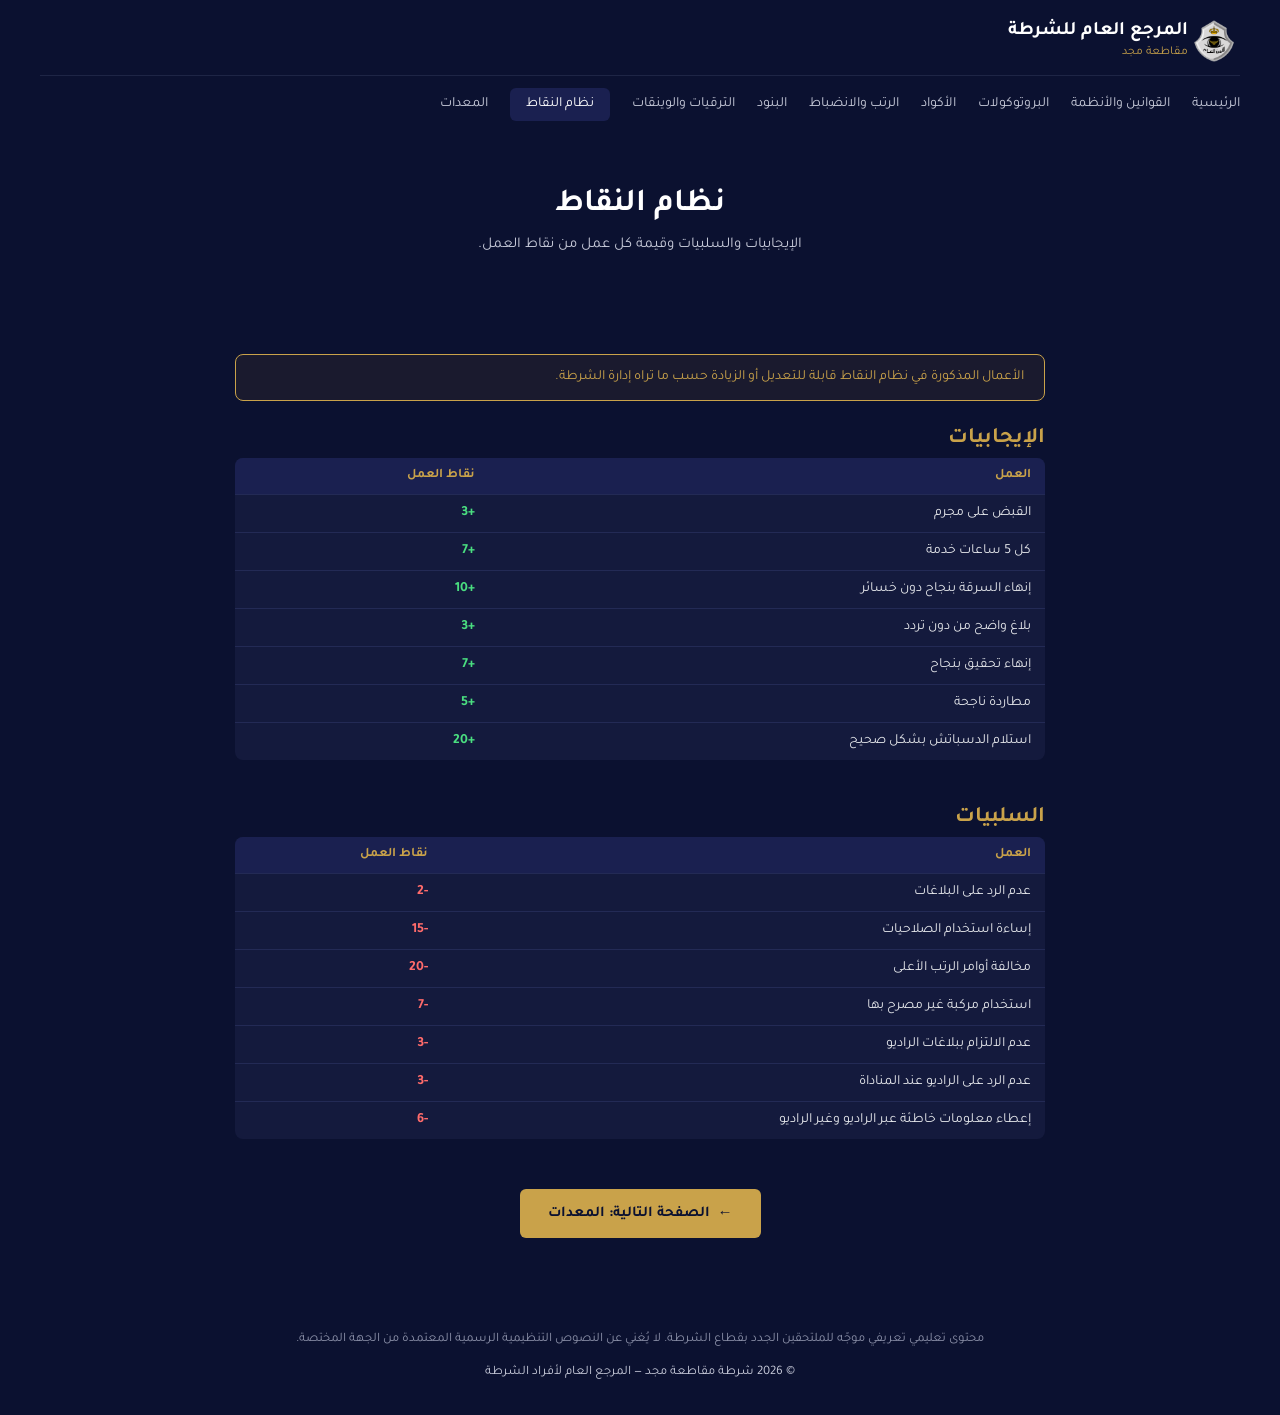
<file: points.html>
<!DOCTYPE html>
<html lang="ar" dir="rtl">
<head>
  <meta charset="UTF-8">
  <meta name="viewport" content="width=device-width, initial-scale=1.0">
  <title>نظام النقاط | المرجع العام للشرطة</title>
  <link rel="preconnect" href="https://fonts.googleapis.com">
  <link href="https://fonts.googleapis.com/css2?family=Tajawal:wght@400;500;700;900&display=swap" rel="stylesheet">
  <link rel="stylesheet" href="style.css">
</head>
<body class="dark-page">
  <div id="progress-bar-container"><div id="progress-bar"></div></div>

 <!-- الشريط العلوي -->
  <header class="top-header">
  <div class="header-inner">
  <a href="index.html"><img src="images/police.png" alt="شعار الأمن العام" class="badge-icon"></a>
    <div class="site-title">
  <h1>المرجع العام للشرطة</h1>
  <span>مقاطعة مجد</span>
</div>

</div>

      <nav class="main-nav">
        <a href="index.html">الرئيسية</a>
        <a href="laws.html">القوانين والأنظمة</a>
        <a href="protocols.html">البروتوكولات</a>
        <a href="codes.html">الأكواد</a>
        <a href="ranks.html">الرتب والانضباط</a>
        <a href="penalties.html">البنود</a>
        <a href="promotions.html">الترقيات والوينقات</a>
        <a href="points.html" class="nav-active">نظام النقاط</a>
        <a href="equipment.html">المعدات</a>
      </nav>
    </div>
  </header>

  <section class="page-header">
    <h1>نظام النقاط</h1>
    <p>الإيجابيات والسلبيات وقيمة كل عمل من نقاط العمل.</p>
  </section>

  <main class="page-content">

    <div class="points-banner">
      الأعمال المذكورة في نظام النقاط قابلة للتعديل أو الزيادة حسب ما تراه إدارة الشرطة.
    </div>

    <div class="law-group">
      <h2>الإيجابيات</h2>
      <table class="codes-table">
        <thead><tr><th>العمل</th><th>نقاط العمل</th></tr></thead>
        <tbody>
          <tr><td>القبض على مجرم</td><td class="points-positive">+3</td></tr>
          <tr><td>كل 5 ساعات خدمة</td><td class="points-positive">+7</td></tr>
          <tr><td>إنهاء السرقة بنجاح دون خسائر</td><td class="points-positive">+10</td></tr>
          <tr><td>بلاغ واضح من دون تردد</td><td class="points-positive">+3</td></tr>
          <tr><td>إنهاء تحقيق بنجاح</td><td class="points-positive">+7</td></tr>
          <tr><td>مطاردة ناجحة</td><td class="points-positive">+5</td></tr>
          <tr><td>استلام الدسباتش بشكل صحيح</td><td class="points-positive">+20</td></tr>
        </tbody>
      </table>
    </div>

    <div class="law-group">
      <h2>السلبيات</h2>
      <table class="codes-table">
        <thead><tr><th>العمل</th><th>نقاط العمل</th></tr></thead>
        <tbody>
          <tr><td>عدم الرد على البلاغات</td><td class="points-negative">-2</td></tr>
          <tr><td>إساءة استخدام الصلاحيات</td><td class="points-negative">-15</td></tr>
          <tr><td>مخالفة أوامر الرتب الأعلى</td><td class="points-negative">-20</td></tr>
          <tr><td>استخدام مركبة غير مصرح بها</td><td class="points-negative">-7</td></tr>
          <tr><td>عدم الالتزام ببلاغات الراديو</td><td class="points-negative">-3</td></tr>
          <tr><td>عدم الرد على الراديو عند المناداة</td><td class="points-negative">-3</td></tr>
          <tr><td>إعطاء معلومات خاطئة عبر الراديو وغير الراديو</td><td class="points-negative">-6</td></tr>
        </tbody>
      </table>
    </div>
    <div class="next-nav">
  <a href="equipment.html" class="next-btn"><span>←</span> الصفحة التالية: المعدات</a>
</div>

  </main>

  <footer class="site-footer">
    <p>محتوى تعليمي تعريفي موجّه للملتحقين الجدد بقطاع الشرطة. لا يُغني عن النصوص التنظيمية الرسمية المعتمدة من الجهة المختصة.</p>
    <p class="copyright">© 2026 شرطة مقاطعة مجد — المرجع العام لأفراد الشرطة</p>
  </footer>

<script src="script.js"></script>

</body>
</html>
</file>
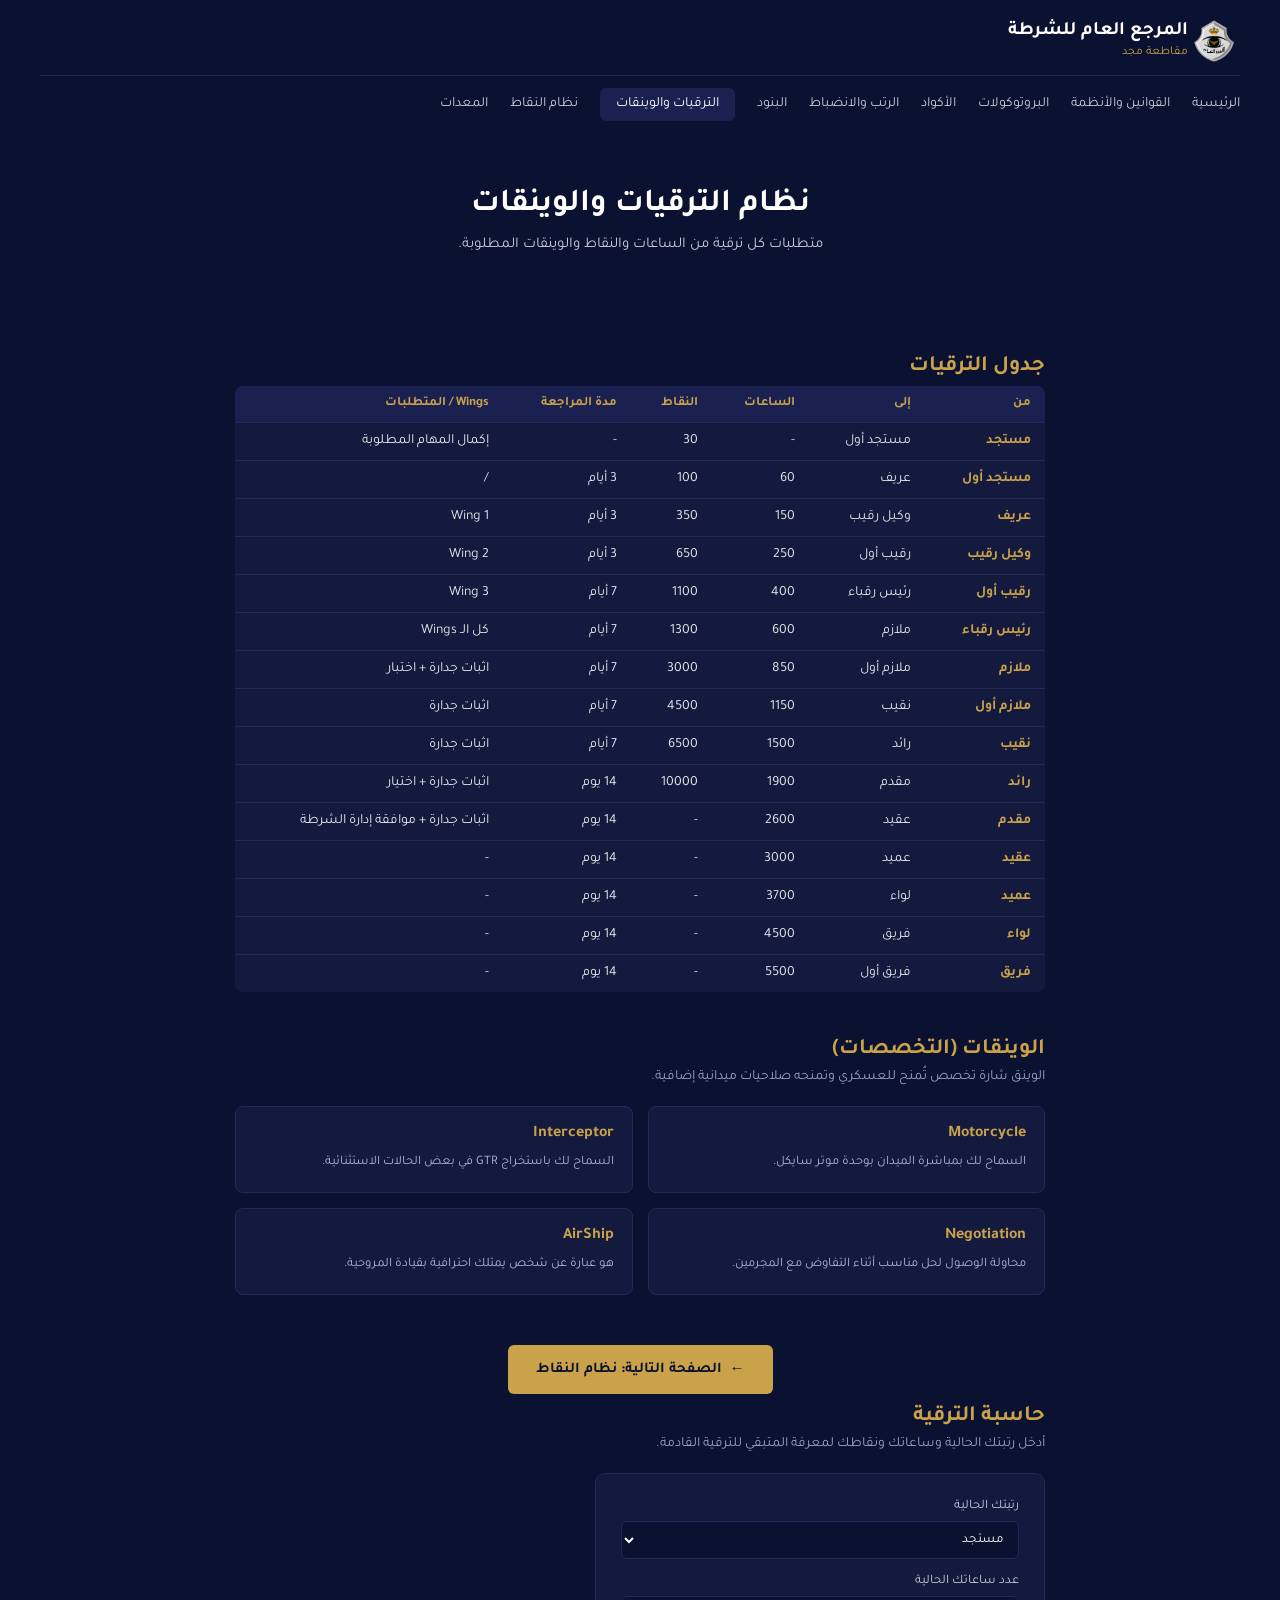
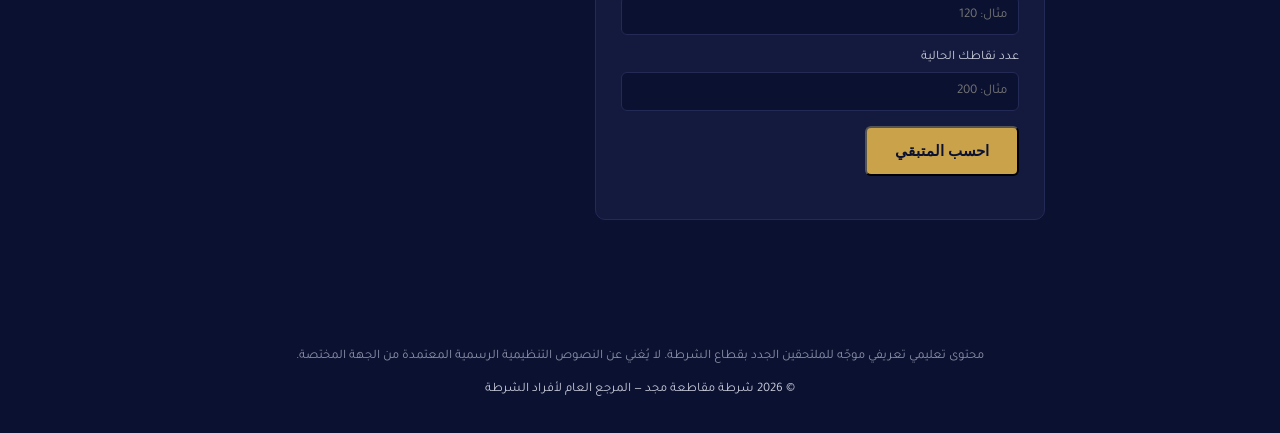
<file: promotions.html>
<!DOCTYPE html>
<html lang="ar" dir="rtl">
<head>
  <meta charset="UTF-8">
  <meta name="viewport" content="width=device-width, initial-scale=1.0">
  <title>الترقيات والوينقات | المرجع العام للشرطة</title>
  <link rel="preconnect" href="https://fonts.googleapis.com">
  <link href="https://fonts.googleapis.com/css2?family=Tajawal:wght@400;500;700;900&display=swap" rel="stylesheet">
  <link rel="stylesheet" href="style.css">
</head>
<body class="dark-page">
  <div id="progress-bar-container"><div id="progress-bar"></div></div>

 <!-- الشريط العلوي -->
 <header class="top-header">
  <div class="header-inner">
  <a href="index.html"><img src="images/police.png" alt="شعار الأمن العام" class="badge-icon"></a>
    <div class="site-title">
  <h1>المرجع العام للشرطة</h1>
  <span>مقاطعة مجد</span>
</div>

</div>

      <nav class="main-nav">
        <a href="index.html">الرئيسية</a>
        <a href="laws.html">القوانين والأنظمة</a>
        <a href="protocols.html">البروتوكولات</a>
        <a href="codes.html">الأكواد</a>
        <a href="ranks.html">الرتب والانضباط</a>
        <a href="penalties.html">البنود</a>
        <a href="promotions.html" class="nav-active">الترقيات والوينقات</a>
        <a href="points.html">نظام النقاط</a>
        <a href="equipment.html">المعدات</a>
      </nav>
    </div>
  </header>

  <section class="page-header">
    <h1>نظام الترقيات والوينقات</h1>
    <p>متطلبات كل ترقية من الساعات والنقاط والوينقات المطلوبة.</p>
  </section>

  <main class="page-content">

    <div class="law-group">
      <h2>جدول الترقيات</h2>
      <table class="codes-table">
        <thead>
          <tr><th>من</th><th>إلى</th><th>الساعات</th><th>النقاط</th><th>مدة المراجعة</th><th>Wings / المتطلبات</th></tr>
        </thead>
        <tbody>
          <tr><td class="code-name">مستجد</td><td>مستجد أول</td><td>-</td><td>30</td><td>-</td><td>إكمال المهام المطلوبة</td></tr>
          <tr><td class="code-name">مستجد أول</td><td>عريف</td><td>60</td><td>100</td><td>3 أيام</td><td>/</td></tr>
          <tr><td class="code-name">عريف</td><td>وكيل رقيب</td><td>150</td><td>350</td><td>3 أيام</td><td>Wing 1</td></tr>
          <tr><td class="code-name">وكيل رقيب</td><td>رقيب أول</td><td>250</td><td>650</td><td>3 أيام</td><td>Wing 2</td></tr>
          <tr><td class="code-name">رقيب أول</td><td>رئيس رقباء</td><td>400</td><td>1100</td><td>7 أيام</td><td>Wing 3</td></tr>
          <tr><td class="code-name">رئيس رقباء</td><td>ملازم</td><td>600</td><td>1300</td><td>7 أيام</td><td>كل الـ Wings</td></tr>
          <tr><td class="code-name">ملازم</td><td>ملازم أول</td><td>850</td><td>3000</td><td>7 أيام</td><td>اثبات جدارة + اختبار</td></tr>
          <tr><td class="code-name">ملازم أول</td><td>نقيب</td><td>1150</td><td>4500</td><td>7 أيام</td><td>اثبات جدارة</td></tr>
          <tr><td class="code-name">نقيب</td><td>رائد</td><td>1500</td><td>6500</td><td>7 أيام</td><td>اثبات جدارة</td></tr>
          <tr><td class="code-name">رائد</td><td>مقدم</td><td>1900</td><td>10000</td><td>14 يوم</td><td>اثبات جدارة + اختيار</td></tr>
          <tr><td class="code-name">مقدم</td><td>عقيد</td><td>2600</td><td>-</td><td>14 يوم</td><td>اثبات جدارة + موافقة إدارة الشرطة</td></tr>
          <tr><td class="code-name">عقيد</td><td>عميد</td><td>3000</td><td>-</td><td>14 يوم</td><td>-</td></tr>
          <tr><td class="code-name">عميد</td><td>لواء</td><td>3700</td><td>-</td><td>14 يوم</td><td>-</td></tr>
          <tr><td class="code-name">لواء</td><td>فريق</td><td>4500</td><td>-</td><td>14 يوم</td><td>-</td></tr>
          <tr><td class="code-name">فريق</td><td>فريق أول</td><td>5500</td><td>-</td><td>14 يوم</td><td>-</td></tr>
        </tbody>
      </table>
    </div>

    <div class="law-group">
      <h2>الوينقات (التخصصات)</h2>
      <p class="group-desc">الوينق شارة تخصص تُمنح للعسكري وتمنحه صلاحيات ميدانية إضافية.</p>
      <div class="info-grid">
        <div class="info-card">
          <h3>Motorcycle</h3>
          <p>السماح لك بمباشرة الميدان بوحدة موتر سايكل.</p>
        </div>
        <div class="info-card">
          <h3>Interceptor</h3>
          <p>السماح لك باستخراج GTR في بعض الحالات الاستثنائية.</p>
        </div>
        <div class="info-card">
          <h3>Negotiation</h3>
          <p>محاولة الوصول لحل مناسب أثناء التفاوض مع المجرمين.</p>
        </div>
        <div class="info-card">
          <h3>AirShip</h3>
          <p>هو عبارة عن شخص يمتلك احترافية بقيادة المروحية.</p>
        </div>
      </div>
    </div>
    <div class="next-nav">
  <a href="points.html" class="next-btn"><span>←</span> الصفحة التالية: نظام النقاط</a>
</div>

<div class="law-group">
  <h2>حاسبة الترقية</h2>
  <p class="group-desc">أدخل رتبتك الحالية وساعاتك ونقاطك لمعرفة المتبقي للترقية القادمة.</p>

  <div class="calculator-box">
    <div class="calc-field">
      <label>رتبتك الحالية</label>
      <select id="calc-rank">
        <option value="مستجد">مستجد</option>
        <option value="مستجد أول">مستجد أول</option>
        <option value="عريف">عريف</option>
        <option value="وكيل رقيب">وكيل رقيب</option>
        <option value="رقيب أول">رقيب أول</option>
        <option value="رئيس رقباء">رئيس رقباء</option>
        <option value="ملازم">ملازم</option>
        <option value="ملازم أول">ملازم أول</option>
        <option value="نقيب">نقيب</option>
        <option value="رائد">رائد</option>
        <option value="مقدم">مقدم</option>
        <option value="عقيد">عقيد</option>
        <option value="عميد">عميد</option>
        <option value="لواء">لواء</option>
        <option value="فريق">فريق</option>
      </select>
    </div>

    <div class="calc-field">
      <label>عدد ساعاتك الحالية</label>
      <input type="number" id="calc-hours" placeholder="مثال: 120">
    </div>

    <div class="calc-field">
      <label>عدد نقاطك الحالية</label>
      <input type="number" id="calc-points" placeholder="مثال: 200">
    </div>

    <button id="calc-btn" class="next-btn">احسب المتبقي</button>

    <div id="calc-result" class="calc-result"></div>
  </div>
</div>

  </main>

  <footer class="site-footer">
    <p>محتوى تعليمي تعريفي موجّه للملتحقين الجدد بقطاع الشرطة. لا يُغني عن النصوص التنظيمية الرسمية المعتمدة من الجهة المختصة.</p>
    <p class="copyright">© 2026 شرطة مقاطعة مجد — المرجع العام لأفراد الشرطة</p>
  </footer>

<script src="script.js"></script>

</body>
</html>
</file>
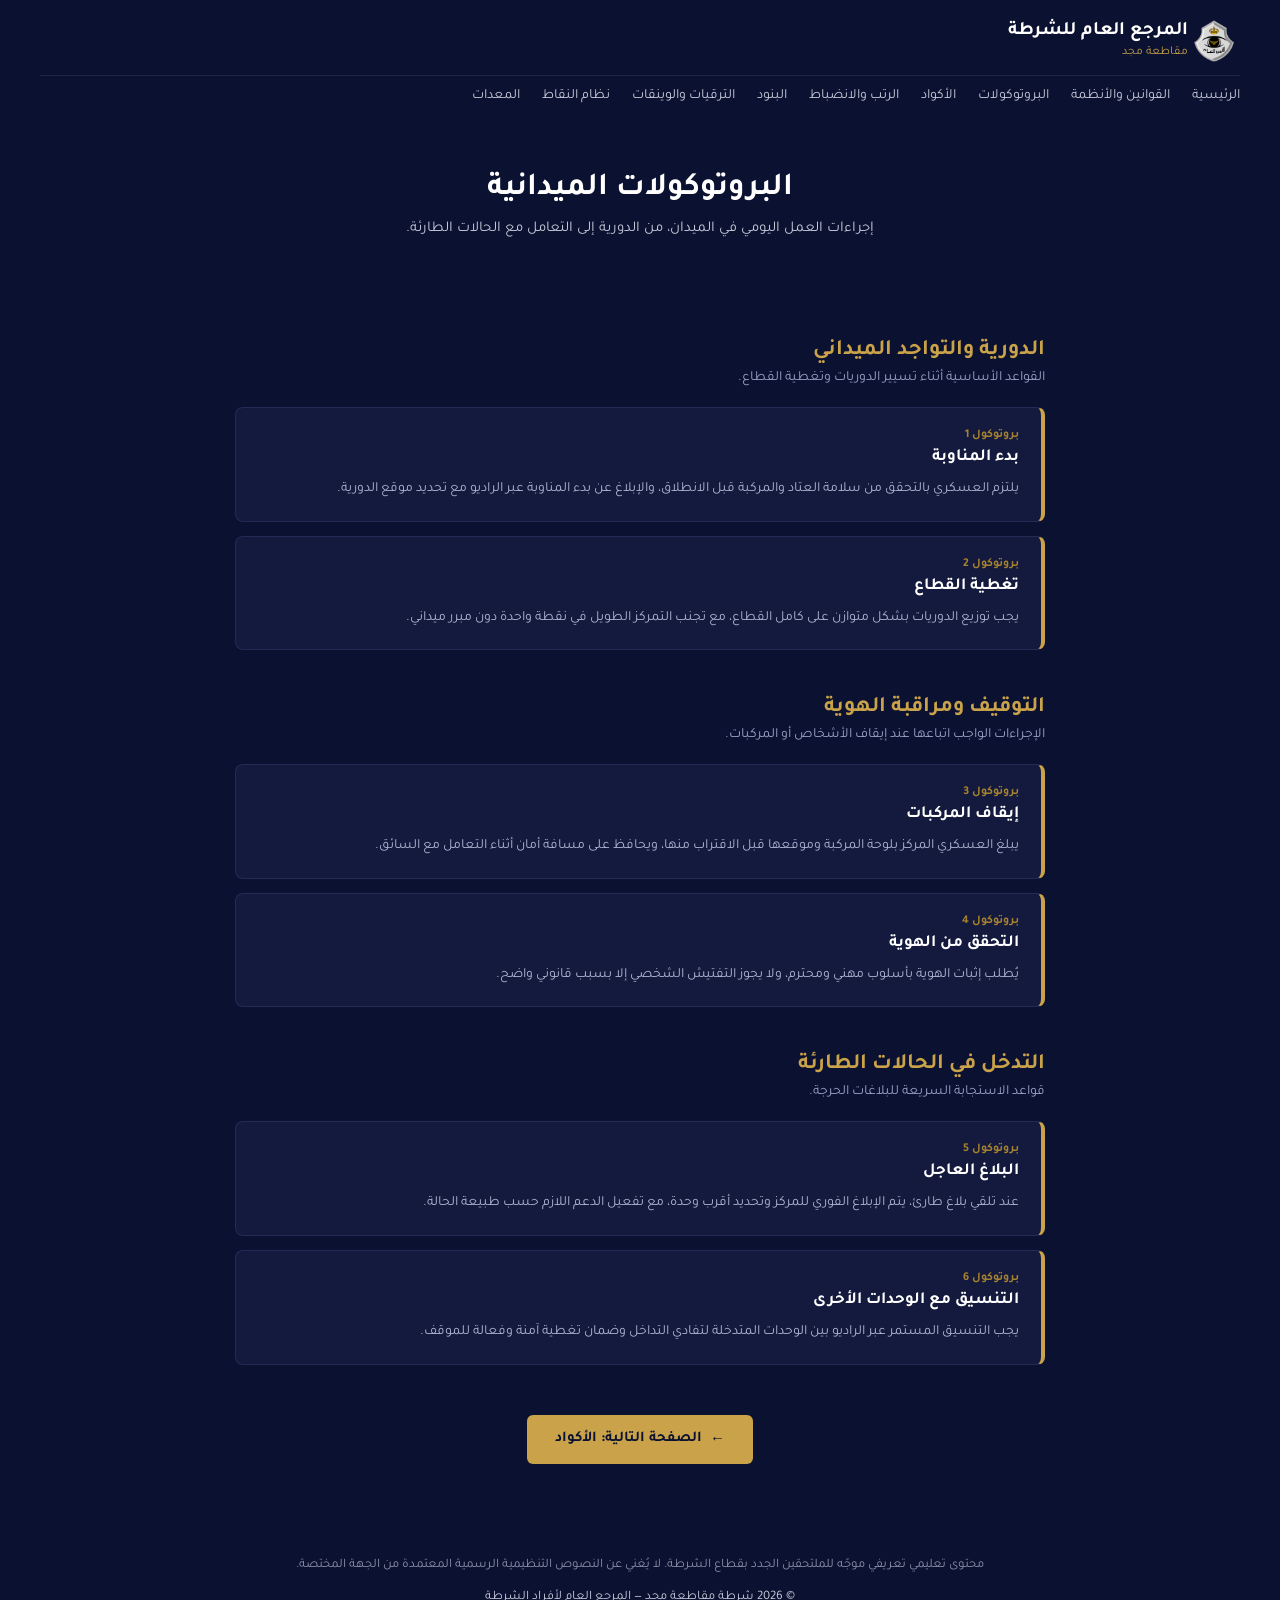
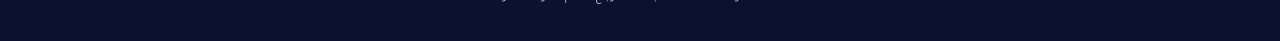
<file: protocols.html>
<!DOCTYPE html>
<html lang="ar" dir="rtl">
<head>
  <meta charset="UTF-8">
  <meta name="viewport" content="width=device-width, initial-scale=1.0">
  <title>البروتوكولات الميدانية | المرجع العام للشرطة</title>
  <link rel="preconnect" href="https://fonts.googleapis.com">
  <link href="https://fonts.googleapis.com/css2?family=Tajawal:wght@400;500;700;900&display=swap" rel="stylesheet">
  <link rel="stylesheet" href="style.css">
</head>
<body class="dark-page">
  <div id="progress-bar-container"><div id="progress-bar"></div></div>

 <!-- الشريط العلوي -->
  <header class="top-header">
  <div class="header-inner">
  <a href="index.html"><img src="images/police.png" alt="شعار الأمن العام" class="badge-icon"></a>
    <div class="site-title">
  <h1>المرجع العام للشرطة</h1>
  <span>مقاطعة مجد</span>
</div>

</div>


    <nav class="main-nav">
  <a href="index.html">الرئيسية</a>
  <a href="laws.html">القوانين والأنظمة</a>
  <a href="protocols.html">البروتوكولات</a>
  <a href="codes.html">الأكواد</a>
  <a href="ranks.html">الرتب والانضباط</a>
  <a href="penalties.html">البنود</a>
  <a href="promotions.html">الترقيات والوينقات</a>
  <a href="points.html">نظام النقاط</a>
  <a href="equipment.html">المعدات</a>
</nav>
  </div>
</header>

  <section class="page-header">
    <h1>البروتوكولات الميدانية</h1>
    <p>إجراءات العمل اليومي في الميدان، من الدورية إلى التعامل مع الحالات الطارئة.</p>
  </section>

  <main class="page-content">

    <!-- مجموعة 1 -->
    <div class="law-group">
      <h2>الدورية والتواجد الميداني</h2>
      <p class="group-desc">القواعد الأساسية أثناء تسيير الدوريات وتغطية القطاع.</p>

      <div class="article-card">
        <span class="article-num">بروتوكول 1</span>
        <h3>بدء المناوبة</h3>
        <p>يلتزم العسكري بالتحقق من سلامة العتاد والمركبة قبل الانطلاق، والإبلاغ عن بدء المناوبة عبر الراديو مع تحديد موقع الدورية.</p>
      </div>

      <div class="article-card">
        <span class="article-num">بروتوكول 2</span>
        <h3>تغطية القطاع</h3>
        <p>يجب توزيع الدوريات بشكل متوازن على كامل القطاع، مع تجنب التمركز الطويل في نقطة واحدة دون مبرر ميداني.</p>
      </div>
    </div>

    <!-- مجموعة 2 -->
    <div class="law-group">
      <h2>التوقيف ومراقبة الهوية</h2>
      <p class="group-desc">الإجراءات الواجب اتباعها عند إيقاف الأشخاص أو المركبات.</p>

      <div class="article-card">
        <span class="article-num">بروتوكول 3</span>
        <h3>إيقاف المركبات</h3>
        <p>يبلغ العسكري المركز بلوحة المركبة وموقعها قبل الاقتراب منها، ويحافظ على مسافة أمان أثناء التعامل مع السائق.</p>
      </div>

      <div class="article-card">
        <span class="article-num">بروتوكول 4</span>
        <h3>التحقق من الهوية</h3>
        <p>يُطلب إثبات الهوية بأسلوب مهني ومحترم، ولا يجوز التفتيش الشخصي إلا بسبب قانوني واضح.</p>
      </div>
    </div>

    <!-- مجموعة 3 -->
    <div class="law-group">
      <h2>التدخل في الحالات الطارئة</h2>
      <p class="group-desc">قواعد الاستجابة السريعة للبلاغات الحرجة.</p>

      <div class="article-card">
        <span class="article-num">بروتوكول 5</span>
        <h3>البلاغ العاجل</h3>
        <p>عند تلقي بلاغ طارئ، يتم الإبلاغ الفوري للمركز وتحديد أقرب وحدة، مع تفعيل الدعم اللازم حسب طبيعة الحالة.</p>
      </div>

      <div class="article-card">
        <span class="article-num">بروتوكول 6</span>
        <h3>التنسيق مع الوحدات الأخرى</h3>
        <p>يجب التنسيق المستمر عبر الراديو بين الوحدات المتدخلة لتفادي التداخل وضمان تغطية آمنة وفعالة للموقف.</p>
      </div>
    </div>
    <div class="next-nav">
  <a href="codes.html" class="next-btn"><span>←</span> الصفحة التالية: الأكواد</a>
</div>

  </main>

  <footer class="site-footer">
    <p>محتوى تعليمي تعريفي موجّه للملتحقين الجدد بقطاع الشرطة. لا يُغني عن النصوص التنظيمية الرسمية المعتمدة من الجهة المختصة.</p>
    <p class="copyright">© 2026 شرطة مقاطعة مجد — المرجع العام لأفراد الشرطة</p>
  </footer>

<script src="script.js"></script>

</body>
</html>
</file>
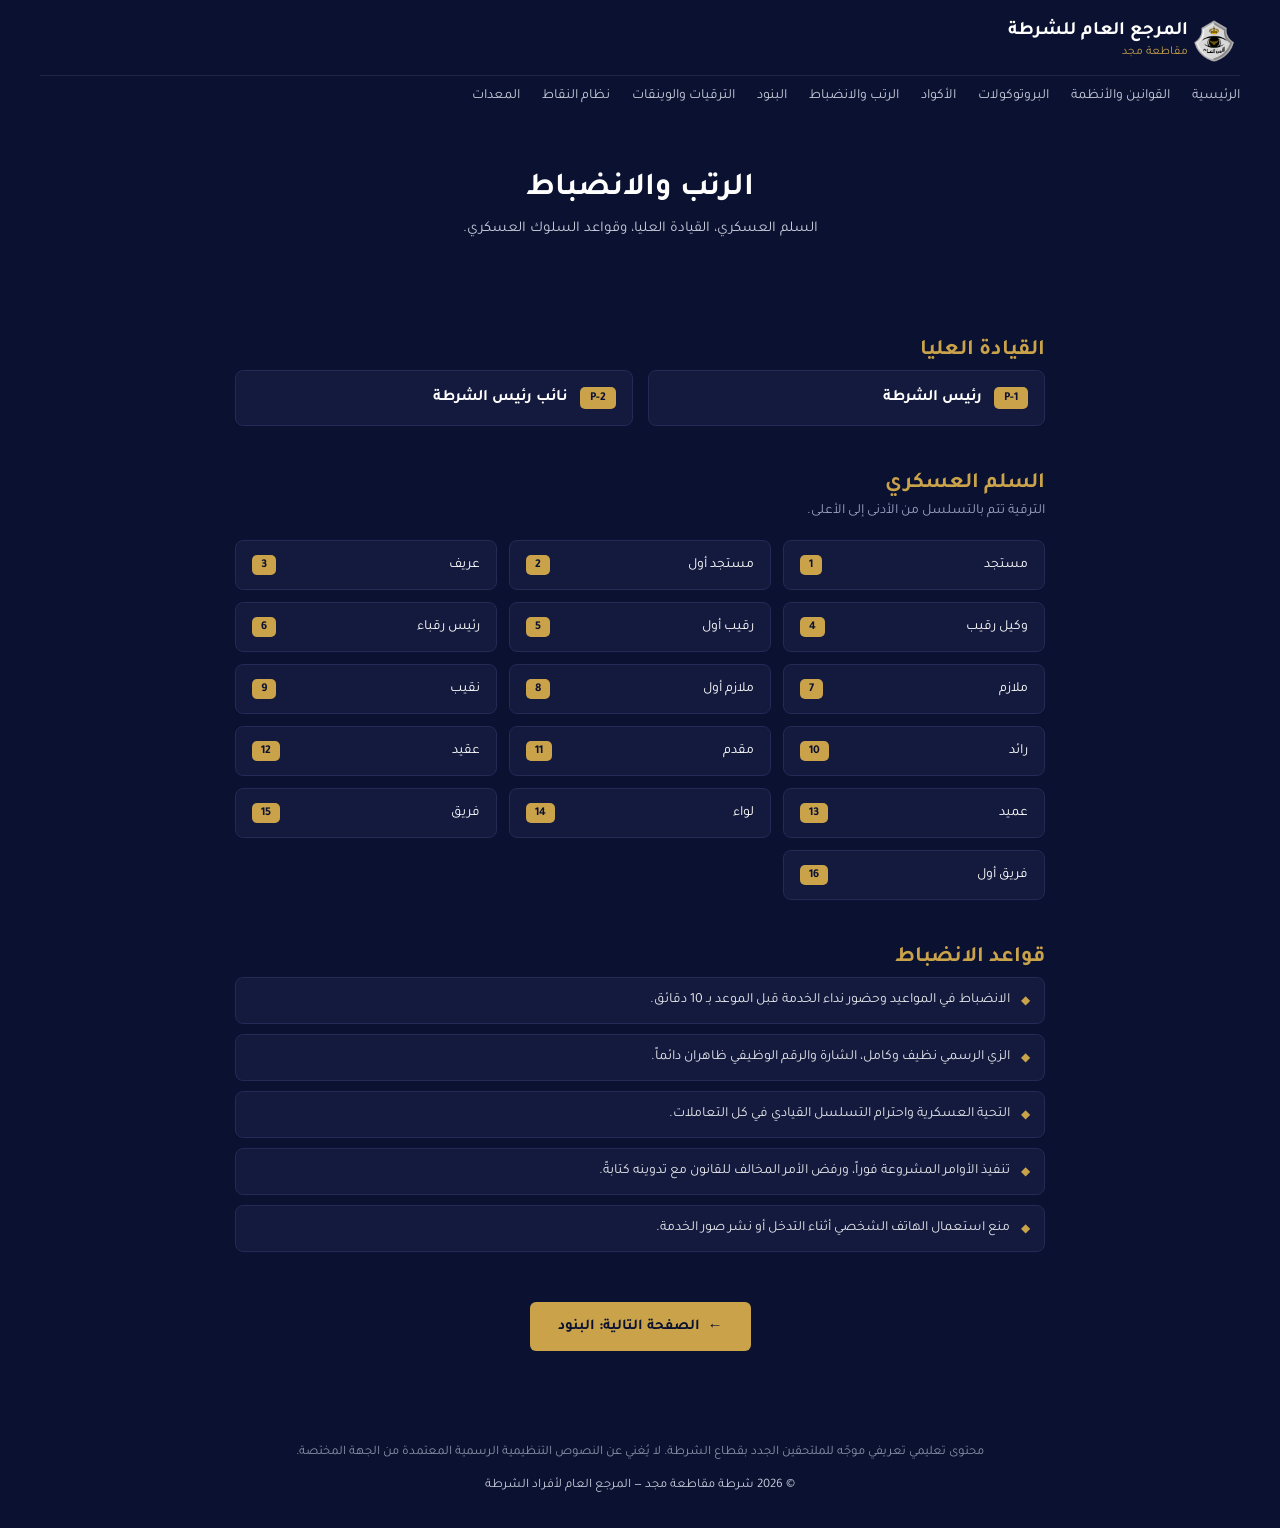
<file: ranks.html>
<!DOCTYPE html>
<html lang="ar" dir="rtl">
<head>
  <meta charset="UTF-8">
  <meta name="viewport" content="width=device-width, initial-scale=1.0">
  <title>الرتب والانضباط | المرجع العام للشرطة</title>
  <link rel="preconnect" href="https://fonts.googleapis.com">
  <link href="https://fonts.googleapis.com/css2?family=Tajawal:wght@400;500;700;900&display=swap" rel="stylesheet">
  <link rel="stylesheet" href="style.css">
</head>
<body class="dark-page">
  <div id="progress-bar-container"><div id="progress-bar"></div></div>

 <!-- الشريط العلوي -->
  <header class="top-header">
  <div class="header-inner">
  <a href="index.html"><img src="images/police.png" alt="شعار الأمن العام" class="badge-icon"></a>
    <div class="site-title">
  <h1>المرجع العام للشرطة</h1>
  <span>مقاطعة مجد</span>
</div>

</div>


    <nav class="main-nav">
  <a href="index.html">الرئيسية</a>
  <a href="laws.html">القوانين والأنظمة</a>
  <a href="protocols.html">البروتوكولات</a>
  <a href="codes.html">الأكواد</a>
  <a href="ranks.html">الرتب والانضباط</a>
  <a href="penalties.html">البنود</a>
  <a href="promotions.html">الترقيات والوينقات</a>
  <a href="points.html">نظام النقاط</a>
  <a href="equipment.html">المعدات</a>
</nav>
  </div>
</header>

  <section class="page-header">
    <h1>الرتب والانضباط</h1>
    <p>السلم العسكري، القيادة العليا، وقواعد السلوك العسكري.</p>
  </section>

  <main class="page-content">

    <div class="law-group">
      <h2>القيادة العليا</h2>
      <div class="leadership-grid">
        <div class="rank-card-lead">
          <span class="rank-badge">P-1</span>
          <h3>رئيس الشرطة</h3>
        </div>
        <div class="rank-card-lead">
          <span class="rank-badge">P-2</span>
          <h3>نائب رئيس الشرطة</h3>
        </div>
      </div>
    </div>

    <div class="law-group">
      <h2>السلم العسكري</h2>
      <p class="group-desc">الترقية تتم بالتسلسل من الأدنى إلى الأعلى.</p>
      <div class="ranks-grid">
        <div class="rank-item"><span>مستجد</span><span class="rank-level">1</span></div>
        <div class="rank-item"><span>مستجد أول</span><span class="rank-level">2</span></div>
        <div class="rank-item"><span>عريف</span><span class="rank-level">3</span></div>
        <div class="rank-item"><span>وكيل رقيب</span><span class="rank-level">4</span></div>
        <div class="rank-item"><span>رقيب أول</span><span class="rank-level">5</span></div>
        <div class="rank-item"><span>رئيس رقباء</span><span class="rank-level">6</span></div>
        <div class="rank-item"><span>ملازم</span><span class="rank-level">7</span></div>
        <div class="rank-item"><span>ملازم أول</span><span class="rank-level">8</span></div>
        <div class="rank-item"><span>نقيب</span><span class="rank-level">9</span></div>
        <div class="rank-item"><span>رائد</span><span class="rank-level">10</span></div>
        <div class="rank-item"><span>مقدم</span><span class="rank-level">11</span></div>
        <div class="rank-item"><span>عقيد</span><span class="rank-level">12</span></div>
        <div class="rank-item"><span>عميد</span><span class="rank-level">13</span></div>
        <div class="rank-item"><span>لواء</span><span class="rank-level">14</span></div>
        <div class="rank-item"><span>فريق</span><span class="rank-level">15</span></div>
        <div class="rank-item"><span>فريق أول</span><span class="rank-level">16</span></div>
      </div>
    </div>

    <div class="law-group">
      <h2>قواعد الانضباط</h2>
      <div class="discipline-list">
        <div class="discipline-item">الانضباط في المواعيد وحضور نداء الخدمة قبل الموعد بـ 10 دقائق.</div>
        <div class="discipline-item">الزي الرسمي نظيف وكامل، الشارة والرقم الوظيفي ظاهران دائماً.</div>
        <div class="discipline-item">التحية العسكرية واحترام التسلسل القيادي في كل التعاملات.</div>
        <div class="discipline-item">تنفيذ الأوامر المشروعة فوراً، ورفض الأمر المخالف للقانون مع تدوينه كتابةً.</div>
        <div class="discipline-item">منع استعمال الهاتف الشخصي أثناء التدخل أو نشر صور الخدمة.</div>
      </div>
    </div>
    <div class="next-nav">
  <a href="penalties.html" class="next-btn"><span>←</span> الصفحة التالية: البنود</a>
</div>

  </main>

  <footer class="site-footer">
    <p>محتوى تعليمي تعريفي موجّه للملتحقين الجدد بقطاع الشرطة. لا يُغني عن النصوص التنظيمية الرسمية المعتمدة من الجهة المختصة.</p>
    <p class="copyright">© 2026 شرطة مقاطعة مجد — المرجع العام لأفراد الشرطة</p>
  </footer>

<script src="script.js"></script>

</body>
</html>
</file>
<file: style.css>
/* إعادة ضبط عامة */
* {
  margin: 0;
  padding: 0;
  box-sizing: border-box;
}

body {
  font-family: 'Tajawal', sans-serif;
  background-color: #ffffff;
}

a {
  text-decoration: none;
}

/* ===== الشريط العلوي ===== */
.top-header {
  background-color: #0b1130;
  padding: 15px 40px;
}

.header-inner {
  max-width: 1300px;
  margin: 0 auto;
}

.logo-area {
  display: flex;
  align-items: center;
  justify-content: flex-end;
  gap: 12px;
  margin-bottom: 15px;
}

.badge-icon {
  width: 42px;
  height: 42px;
  object-fit: contain;
}

.site-title {
  text-align: right;
}

.site-title h1 {
  font-size: 19px;
  color: #ffffff;
  font-weight: 700;
}

.site-title span {
  font-size: 12px;
  color: #c9a24a;
}

.main-nav {
  display: flex;
  justify-content: flex-start;
  align-items: center;
  gap: 22px;
  border-top: 1px solid #1e2545;
  padding-top: 12px;
  flex-wrap: wrap;
}

.main-nav a {
  color: #c7cad9;
  font-size: 14px;
}

.main-nav a:hover {
  color: #c9a24a;
}

.nav-active {
  background-color: #1a2050;
  color: #ffffff !important;
  padding: 8px 16px;
  border-radius: 6px;
}

/* ===== القسم الرئيسي ===== */
.hero {
  min-height: 600px;
  display: flex;
  align-items: center;
  justify-content: center;
  text-align: center;
  padding: 60px 20px;
  background-image: linear-gradient(rgba(6, 10, 30, 0.75), rgba(6, 10, 30, 0.92)),
                     url('images/hero-bg.png');
  background-size: cover;
  background-position: center;
}

.hero-content {
  max-width: 700px;
}

.hero-logos {
  display: flex;
  justify-content: center;
  gap: 20px;
  margin-bottom: 25px;
}

.hero-logo {
  width: 55px;
  height: 55px;
  object-fit: contain;
}

.hero-tag {
  display: inline-block;
  border: 1px solid #c9a24a;
  color: #c9a24a;
  font-size: 13px;
  padding: 6px 16px;
  border-radius: 20px;
  margin-bottom: 22px;
}

.hero-content h2 {
  font-size: 44px;
  font-weight: 900;
  color: #ffffff;
  line-height: 1.35;
}

.hero-content h2 .highlight {
  color: #c9a24a;
}

.hero-content p {
  color: #c7cad9;
  font-size: 15px;
  line-height: 1.9;
  margin: 24px 0 32px;
}

.hero-btn {
  display: inline-block;
  background-color: #c9a24a;
  color: #0b1130;
  font-weight: 700;
  padding: 14px 30px;
  border-radius: 6px;
}

.hero-btn:hover {
  background-color: #dab55f;
}

/* ===== أقسام الدليل ===== */
.sections-area {
  background-color: #f5f6f9;
  padding: 60px 40px;
  text-align: center;
}

.section-title {
  color: #0b1130;
  font-size: 28px;
  margin-bottom: 35px;
}

.cards-grid {
  display: grid;
  grid-template-columns: repeat(4, 1fr);
  gap: 20px;
  max-width: 1200px;
  margin: 0 auto;
}

.card {
  background-color: #ffffff;
  border: 1px solid #e2e4ec;
  border-radius: 10px;
  padding: 22px;
  text-align: right;
  transition: 0.2s;
}

.card:hover {
  border-color: #c9a24a;
  box-shadow: 0 5px 20px rgba(0,0,0,0.08);
  transform: translateY(-3px);
}

.card-count {
  display: inline-block;
  background-color: #f0e6d2;
  color: #a5822f;
  font-size: 12px;
  padding: 4px 10px;
  border-radius: 20px;
  margin-bottom: 12px;
}

.card h3 {
  color: #0b1130;
  font-size: 17px;
  margin-bottom: 8px;
}

.card p {
  color: #6b7280;
  font-size: 13px;
  line-height: 1.7;
}

/* ===== التذييل ===== */
.site-footer {
  background-color: #0b1130;
  color: #8b90a8;
  text-align: center;
  padding: 30px 20px;
  font-size: 13px;
  line-height: 1.9;
}

.site-footer .copyright {
  margin-top: 8px;
  color: #c7cad9;
}

/* ===== الاستجابة للشاشات الصغيرة ===== */
@media (max-width: 800px) {
  .cards-grid {
    grid-template-columns: repeat(2, 1fr);
  }
  .hero-content h2 {
    font-size: 32px;
  }
}

@media (max-width: 500px) {
  .cards-grid {
    grid-template-columns: 1fr;
  }
  .main-nav {
    gap: 12px;
  }
}
/* ===== ترويسة الصفحات الداخلية ===== */
.page-header {
  background-color: #0b1130;
  text-align: center;
  padding: 50px 20px;
}

.page-header h1 {
  color: #ffffff;
  font-size: 32px;
  margin-bottom: 12px;
}

.page-header p {
  color: #c7cad9;
  font-size: 15px;
  max-width: 600px;
  margin: 0 auto;
}

/* ===== محتوى الصفحة الداخلية ===== */
.page-content {
  max-width: 850px;
  margin: 0 auto;
  padding: 50px 20px;
}

.law-group {
  margin-bottom: 45px;
}

.law-group h2 {
  color: #0b1130;
  font-size: 22px;
  margin-bottom: 6px;
}

.group-desc {
  color: #6b7280;
  font-size: 14px;
  margin-bottom: 20px;
}

.article-card {
  background-color: #f9fafb;
  border: 1px solid #e2e4ec;
  border-right: 4px solid #c9a24a;
  border-radius: 8px;
  padding: 18px 22px;
  margin-bottom: 14px;
}

.article-num {
  display: inline-block;
  color: #a5822f;
  font-size: 12px;
  font-weight: 700;
  margin-bottom: 6px;
}

.article-card h3 {
  color: #0b1130;
  font-size: 17px;
  margin-bottom: 8px;
}

.article-card p {
  color: #4b5563;
  font-size: 14px;
  line-height: 1.9;
}
/* ===== شبكة الأكواد ===== */
.codes-grid {
  display: grid;
  grid-template-columns: repeat(3, 1fr);
  gap: 12px;
}

.code-chip {
  background-color: #f9fafb;
  border: 1px solid #e2e4ec;
  border-radius: 8px;
  padding: 14px 16px;
  font-size: 14px;
  color: #374151;
  display: flex;
  align-items: center;
  gap: 10px;
}

.code-num {
  background-color: #0b1130;
  color: #c9a24a;
  font-size: 12px;
  font-weight: 700;
  padding: 4px 10px;
  border-radius: 5px;
  white-space: nowrap;
}

@media (max-width: 700px) {
  .codes-grid {
    grid-template-columns: 1fr;
  }
}
/* ===== الوضع الداكن للصفحات الداخلية ===== */
body.dark-page {
  background-color: #0b1130;
}

.dark-page .law-group h2 {
  color: #c9a24a;
}

.dark-page .group-desc {
  color: #9aa1c2;
}

.dark-page .article-card {
  background-color: #141a3d;
  border: 1px solid #232a55;
  border-right: 4px solid #c9a24a;
}

.dark-page .article-card h3 {
  color: #ffffff;
}

.dark-page .article-card p {
  color: #aeb4d1;
}
.codes-table {
  width: 100%;
  border-collapse: collapse;
  background-color: #141a3d;
  border-radius: 8px;
  overflow: hidden;
  margin-bottom: 20px;
}

.codes-table th {
  background-color: #1a2050;
  color: #c9a24a;
  font-size: 13px;
  padding: 10px 14px;
  text-align: right;
}

.codes-table td {
  padding: 10px 14px;
  border-top: 1px solid #232a55;
  color: #e5e7eb;
  font-size: 14px;
  text-align: right;
}

.codes-table td.code-name {
  color: #c9a24a;
  font-weight: 700;
}

.code-number-badge {
  background-color: #c9a24a;
  color: #0b1130;
  font-size: 11px;
  font-weight: 700;
  padding: 2px 8px;
  border-radius: 5px;
}
/* القيادة العليا */
.leadership-grid {
  display: grid;
  grid-template-columns: repeat(2, 1fr);
  gap: 15px;
}

.rank-card-lead {
  background-color: #141a3d;
  border: 1px solid #232a55;
  border-radius: 8px;
  padding: 16px;
  display: flex;
  align-items: center;
  gap: 12px;
}

.rank-badge {
  background-color: #c9a24a;
  color: #0b1130;
  font-weight: 700;
  font-size: 12px;
  padding: 4px 10px;
  border-radius: 5px;
}

.rank-card-lead h3 {
  color: #ffffff;
  font-size: 16px;
}

/* السلم العسكري */
.ranks-grid {
  display: grid;
  grid-template-columns: repeat(3, 1fr);
  gap: 12px;
}

.rank-item {
  background-color: #141a3d;
  border: 1px solid #232a55;
  border-radius: 8px;
  padding: 14px 16px;
  display: flex;
  justify-content: space-between;
  align-items: center;
  color: #ffffff;
  font-size: 14px;
}

.rank-level {
  background-color: #c9a24a;
  color: #0b1130;
  font-weight: 700;
  font-size: 12px;
  padding: 3px 9px;
  border-radius: 5px;
}

/* قواعد الانضباط */
.discipline-list {
  display: flex;
  flex-direction: column;
  gap: 10px;
}

.discipline-item {
  background-color: #141a3d;
  border: 1px solid #232a55;
  border-radius: 8px;
  padding: 14px 18px;
  color: #e5e7eb;
  font-size: 14px;
  position: relative;
  padding-right: 34px;
}

.discipline-item::before {
  content: "◆";
  color: #c9a24a;
  font-size: 12px;
  position: absolute;
  right: 14px;
  top: 50%;
  transform: translateY(-50%);
}

@media (max-width: 700px) {
  .ranks-grid, .leadership-grid { grid-template-columns: 1fr; }
}
/* شبكة البنود (عمودين) */
.penalty-grid {
  display: grid;
  grid-template-columns: repeat(2, 1fr);
  gap: 18px;
  margin-bottom: 30px;
}

.penalty-card {
  background-color: #141a3d;
  border: 1px solid #232a55;
  border-radius: 8px;
  overflow: hidden;
}

.penalty-card-header {
  background-color: #1a2050;
  padding: 12px 16px;
  color: #ffffff;
  font-size: 16px;
  font-weight: 700;
}

.penalty-card-header.critical {
  color: #ff6b6b;
  font-size: 12px;
  font-weight: 400;
  padding-top: 0;
  padding-bottom: 12px;
}

.penalty-row {
  display: flex;
  justify-content: space-between;
  align-items: center;
  padding: 12px 16px;
  border-top: 1px solid #232a55;
  color: #e5e7eb;
  font-size: 14px;
}

.penalty-num {
  background-color: #c9a24a;
  color: #0b1130;
  font-size: 11px;
  font-weight: 700;
  padding: 3px 8px;
  border-radius: 5px;
  white-space: nowrap;
}

.full-span {
  grid-column: span 2;
}

/* شبكة بطاقات معلومات (الوينقات / المعدات) */
.info-grid {
  display: grid;
  grid-template-columns: repeat(2, 1fr);
  gap: 15px;
}

.info-card {
  background-color: #141a3d;
  border: 1px solid #232a55;
  border-radius: 8px;
  padding: 18px;
}

.info-card h3 {
  color: #c9a24a;
  font-size: 16px;
  margin-bottom: 8px;
}

.info-card p {
  color: #aeb4d1;
  font-size: 13px;
  line-height: 1.7;
}

/* نقاط موجب/سالب */
.points-positive { color: #4ade80; font-weight: 700; }
.points-negative { color: #ff6b6b; font-weight: 700; }

.points-banner {
  border: 1px solid #c9a24a;
  color: #c9a24a;
  background-color: #1a1a2e;
  padding: 14px 20px;
  border-radius: 8px;
  font-size: 14px;
  margin-bottom: 25px;
}

@media (max-width: 700px) {
  .penalty-grid, .info-grid { grid-template-columns: 1fr; }
  .full-span { grid-column: span 1; }
}
.points-positive {
  color: #4ade80; /* أخضر */
  font-weight: 700;
}

.points-negative {
  color: #ff6b6b; /* أحمر */
  font-weight: 700;
}
.codes-table td.points-positive {
  color: #4ade80;
  font-weight: 700;
}

.codes-table td.points-negative {
  color: #ff6b6b;
  font-weight: 700;
}
.top-header {
  background-color: #0b1130;
  padding: 15px 40px;
  position: sticky;
  top: 0;
  z-index: 100;
}
/* زر الصفحة التالية */
.next-nav {
  display: flex;
  justify-content: center;
  margin: 50px auto 10px;
}

.next-btn {
  display: inline-flex;
  align-items: center;
  gap: 8px;
  background-color: #c9a24a;
  color: #0b1130;
  font-weight: 700;
  padding: 14px 28px;
  border-radius: 6px;
  font-size: 15px;
}

.next-btn:hover {
  background-color: #dab55f;
}

/* بطاقة التهنئة (آخر صفحة) */
.congrats-box {
  max-width: 600px;
  margin: 50px auto 10px;
  text-align: center;
  background-color: #141a3d;
  border: 1px solid #c9a24a;
  border-radius: 10px;
  padding: 40px 30px;
}

.congrats-box h2 {
  color: #c9a24a;
  font-size: 26px;
  margin-bottom: 12px;
}

.congrats-box p {
  color: #c7cad9;
  font-size: 14px;
  line-height: 1.8;
  margin-bottom: 25px;
}
#progress-bar-container {
  position: fixed;
  top: 0;
  left: 0;
  width: 100%;
  height: 4px;
  background-color: transparent;
  z-index: 200;
}

#progress-bar {
  height: 100%;
  width: 0%;
  background-color: #c9a24a;
}
.calculator-box {
  background-color: #141a3d;
  border: 1px solid #232a55;
  border-radius: 10px;
  padding: 25px;
  max-width: 450px;
}

.calc-field {
  margin-bottom: 15px;
}

.calc-field label {
  display: block;
  color: #c7cad9;
  font-size: 13px;
  margin-bottom: 6px;
}

.calc-field select,
.calc-field input {
  width: 100%;
  padding: 10px;
  border-radius: 6px;
  border: 1px solid #232a55;
  background-color: #0b1130;
  color: #ffffff;
  font-family: 'Tajawal', sans-serif;
}

.calc-result {
  margin-top: 18px;
  color: #c9a24a;
  font-size: 15px;
  line-height: 1.8;
}
.header-inner {
  display: flex;
}
.header-inner {
  display: flex;
  justify-content: right;
  margin: 5px;
  gap: 5px;
}
</file>
